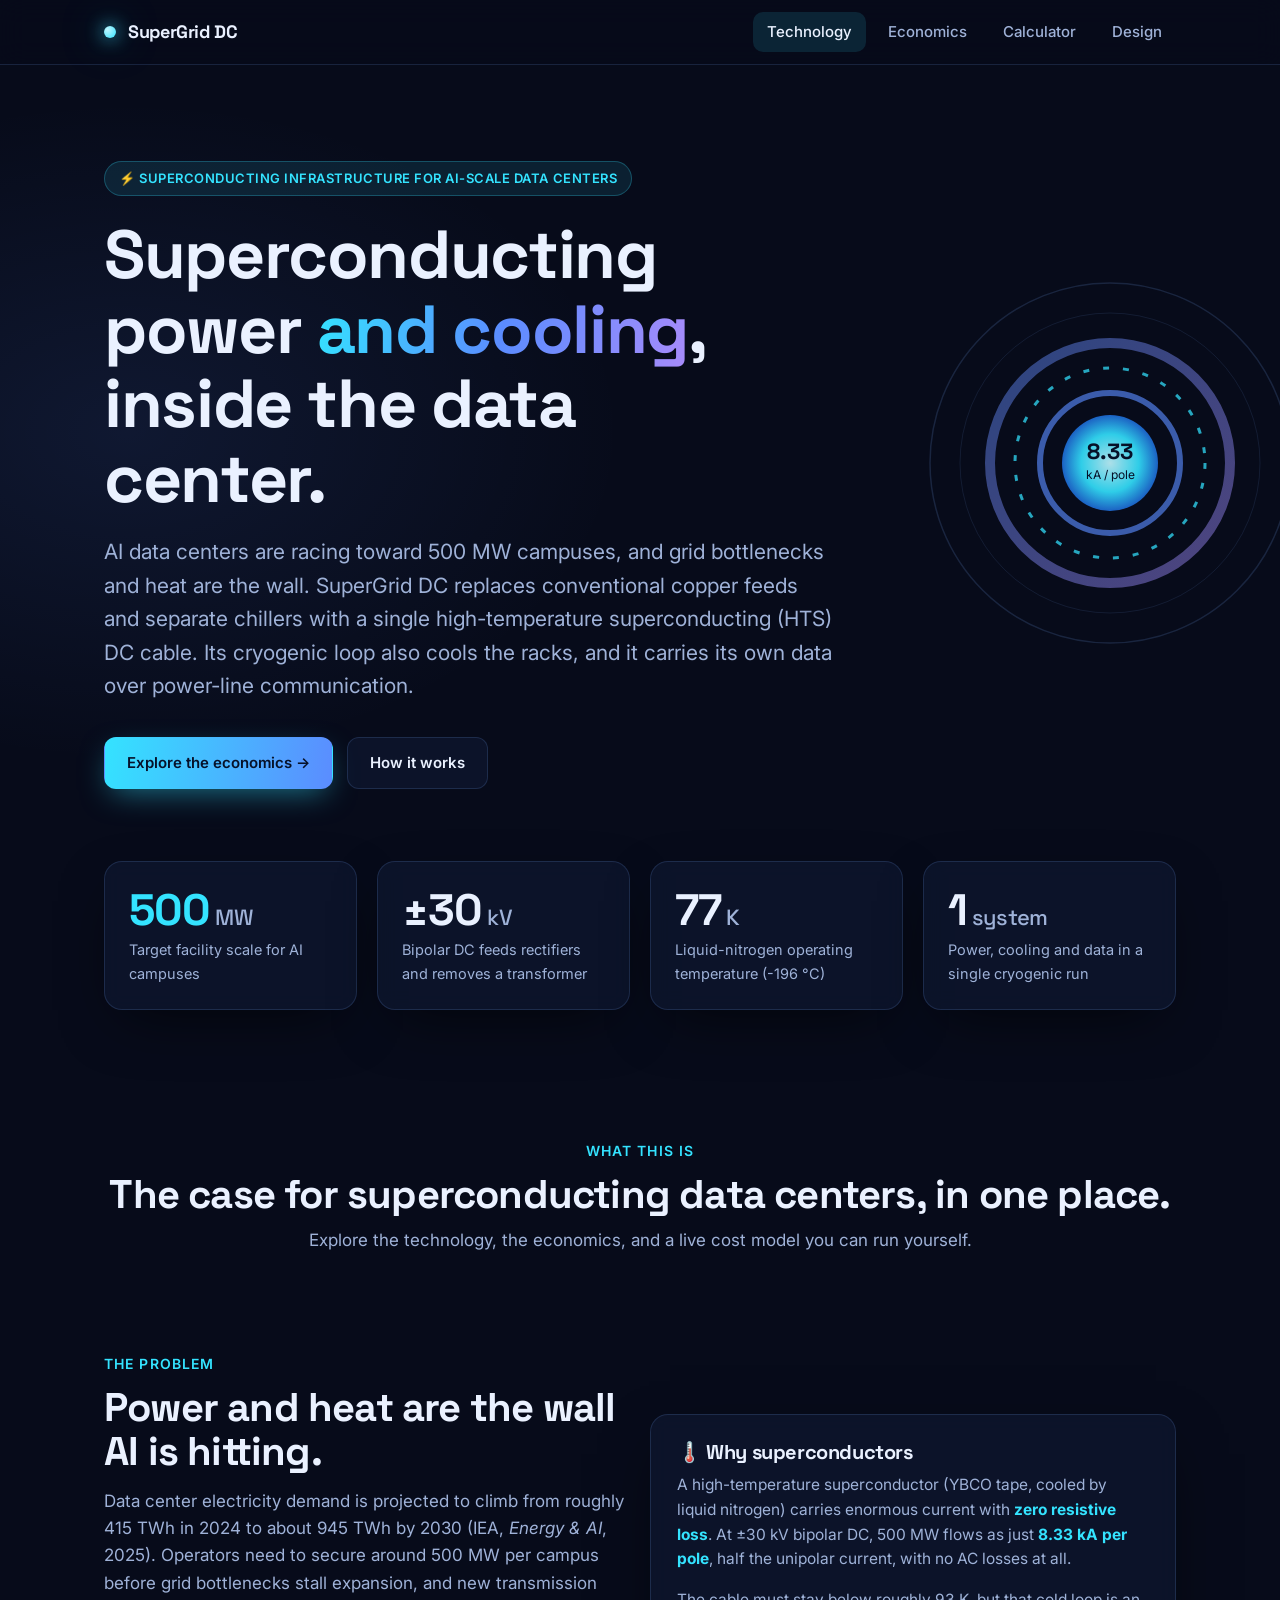
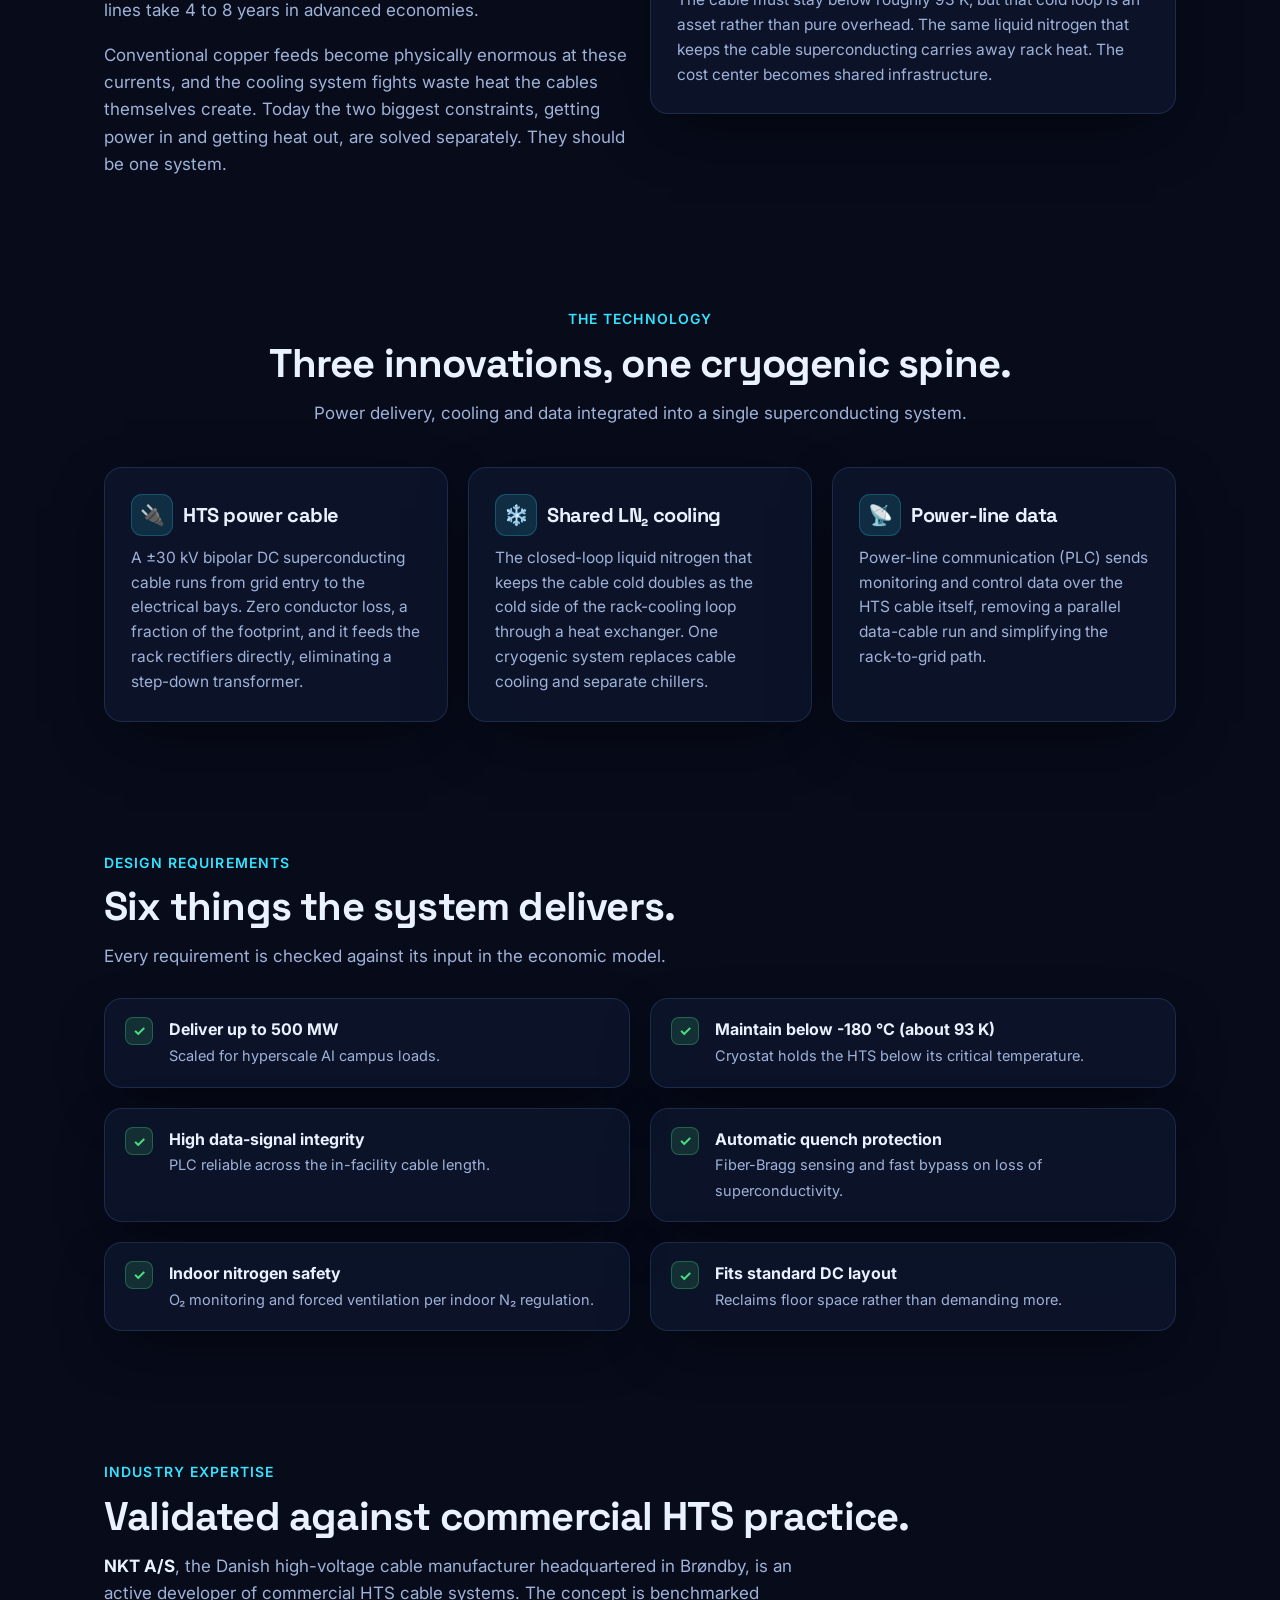
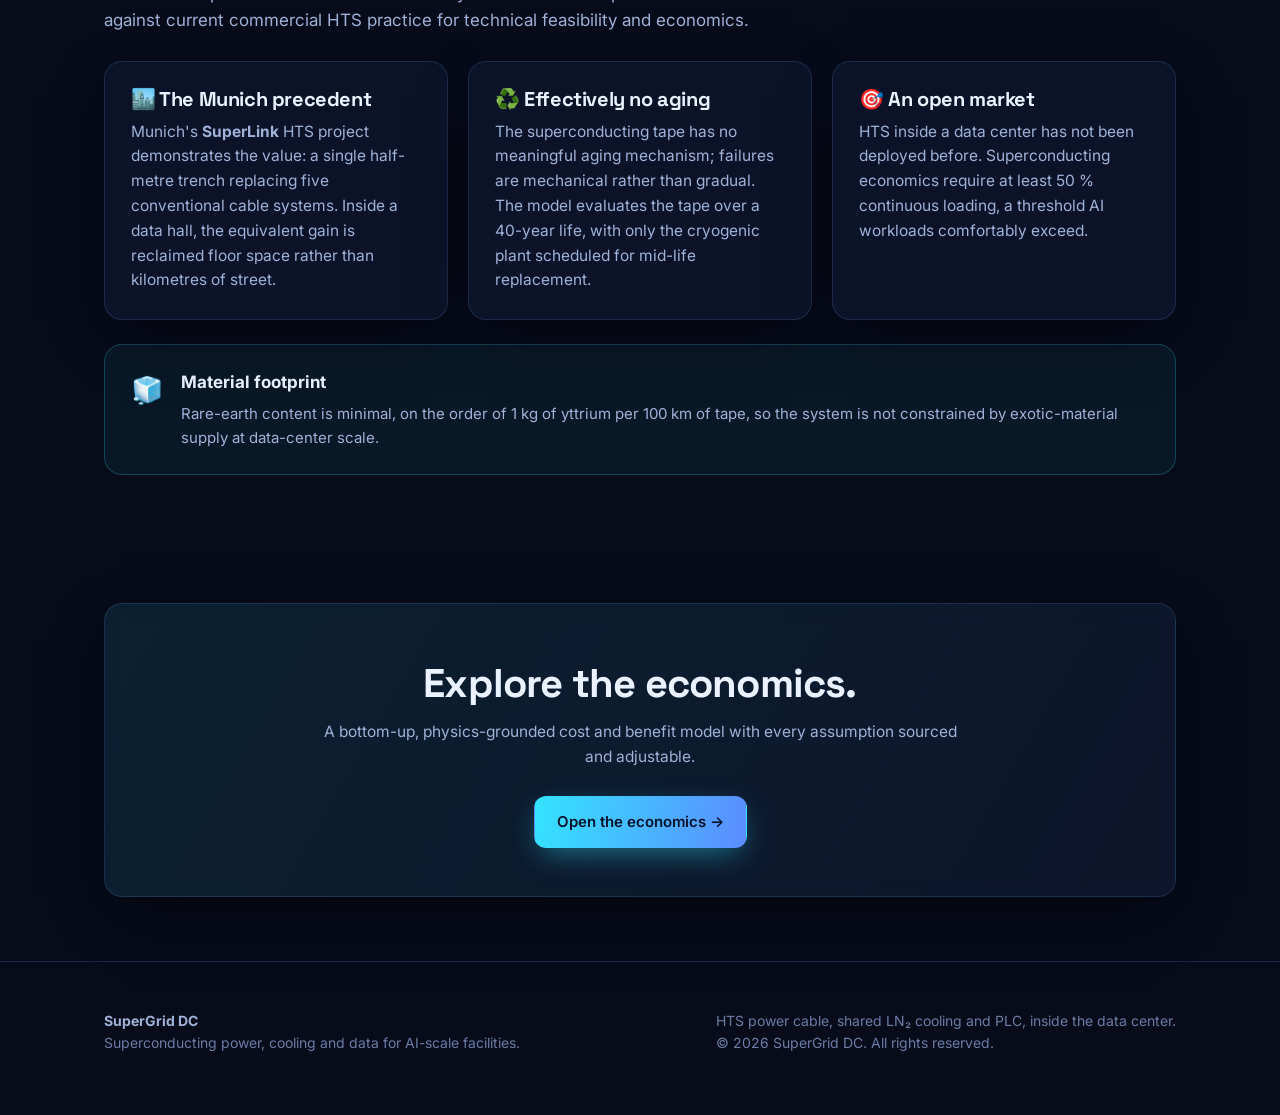
<file: index.html>
<!DOCTYPE html>
<html lang="en">
<head>
<meta charset="UTF-8">
<meta name="viewport" content="width=device-width, initial-scale=1.0">
<title>SuperGrid DC · Superconducting Power &amp; Cooling for Data Centers</title>
<link rel="preconnect" href="https://fonts.googleapis.com">
<link rel="preconnect" href="https://fonts.gstatic.com" crossorigin>
<link href="https://fonts.googleapis.com/css2?family=Inter:wght@400;500;600;700&family=Space+Grotesk:wght@500;600;700&display=swap" rel="stylesheet">
<link rel="stylesheet" href="styles.css">
</head>
<body>

<!-- NAV -->
<nav class="nav">
  <div class="nav-inner">
    <div class="brand"><span class="dot"></span> SuperGrid&nbsp;DC</div>
    <div class="nav-links">
      <a href="index.html" class="active">Technology</a>
      <a href="financials.html">Economics</a>
      <a href="calculator.html">Calculator</a>
      <a href="design.html">Design</a>
    </div>
  </div>
</nav>

<!-- HERO -->
<header class="hero">
  <div class="wrap">
    <span class="tag">⚡ Superconducting infrastructure for AI-scale data centers</span>
    <h1>Superconducting power <span class="grad">and cooling</span>, inside the data center.</h1>
    <p class="lead">
      AI data centers are racing toward 500&nbsp;MW campuses, and grid bottlenecks and heat are the wall.
      SuperGrid&nbsp;DC replaces conventional copper feeds and separate chillers with a single high-temperature
      superconducting (HTS) DC cable. Its cryogenic loop also cools the racks, and it carries its own data
      over power-line communication.
    </p>
    <div class="hero-cta">
      <a class="btn btn-primary" href="financials.html">Explore the economics →</a>
      <a class="btn btn-ghost" href="#concept">How it works</a>
    </div>
  </div>

  <!-- animated cable cross-section -->
  <svg class="cable-graphic" width="420" height="420" viewBox="0 0 420 420" fill="none">
    <defs>
      <radialGradient id="core" cx="50%" cy="50%" r="50%">
        <stop offset="0%" stop-color="#bff6ff"/><stop offset="60%" stop-color="#34e3ff"/><stop offset="100%" stop-color="#1e6bd6"/>
      </radialGradient>
      <linearGradient id="ring" x1="0" y1="0" x2="1" y2="1">
        <stop offset="0%" stop-color="#5b8cff"/><stop offset="100%" stop-color="#a78bfa"/>
      </linearGradient>
    </defs>
    <circle cx="210" cy="210" r="180" stroke="rgba(120,170,255,0.18)" stroke-width="1.5"/>
    <circle cx="210" cy="210" r="150" stroke="rgba(120,170,255,0.12)" stroke-width="1"/>
    <circle cx="210" cy="210" r="120" stroke="url(#ring)" stroke-width="10" opacity="0.5"/>
    <circle class="flow" cx="210" cy="210" r="95" stroke="#34e3ff" stroke-width="3" opacity="0.8"/>
    <circle cx="210" cy="210" r="70" stroke="#5b8cff" stroke-width="6" opacity="0.7"/>
    <circle cx="210" cy="210" r="48" fill="url(#core)"/>
    <text x="210" y="206" text-anchor="middle" font-family="Space Grotesk" font-size="22" font-weight="700" fill="#06122a">8.33</text>
    <text x="210" y="226" text-anchor="middle" font-family="Inter" font-size="12" fill="#06122a">kA / pole</text>
  </svg>
</header>

<!-- STATS -->
<section style="padding-top:0">
  <div class="wrap">
    <div class="grid grid-4">
      <div class="glass stat reveal"><div class="stat-num stat-cyan">500<small> MW</small></div><div class="stat-label">Target facility scale for AI campuses</div></div>
      <div class="glass stat reveal"><div class="stat-num">±30<small> kV</small></div><div class="stat-label">Bipolar DC feeds rectifiers and removes a transformer</div></div>
      <div class="glass stat reveal"><div class="stat-num">77<small> K</small></div><div class="stat-label">Liquid-nitrogen operating temperature (-196 °C)</div></div>
      <div class="glass stat reveal"><div class="stat-num">1<small> system</small></div><div class="stat-label">Power, cooling and data in a single cryogenic run</div></div>
    </div>
  </div>
</section>

<!-- INTRODUCTION -->
<section id="intro" style="padding-bottom:32px">
  <div class="wrap">
    <div class="reveal" style="text-align:center">
      <span class="eyebrow">What this is</span>
      <h2 class="sec-title" style="margin-bottom:10px">The case for superconducting data centers, in one place.</h2>
      <p class="sec-sub" style="margin:0 auto">
        Explore the technology, the economics, and a live cost model you can run yourself.
      </p>
    </div>
  </div>
</section>

<!-- PROBLEM -->
<section id="problem">
  <div class="wrap">
    <div class="grid grid-2" style="align-items:center">
      <div class="reveal">
        <span class="eyebrow">The problem</span>
        <h2 class="sec-title">Power and heat are the wall AI is hitting.</h2>
        <p class="sec-sub" style="margin-bottom:18px">
          Data center electricity demand is projected to climb from roughly 415&nbsp;TWh in 2024 to about
          945&nbsp;TWh by 2030 (IEA, <em>Energy &amp; AI</em>, 2025). Operators need to secure around 500&nbsp;MW per
          campus before grid bottlenecks stall expansion, and new transmission lines take 4 to 8 years in advanced
          economies.
        </p>
        <p class="sec-sub">
          Conventional copper feeds become physically enormous at these currents, and the cooling system fights
          waste heat the cables themselves create. Today the two biggest constraints, getting power in and getting
          heat out, are solved separately. They should be one system.
        </p>
      </div>
      <div class="glass card reveal">
        <h3>🌡️ Why superconductors</h3>
        <p style="margin-bottom:16px">A high-temperature superconductor (YBCO tape, cooled by liquid nitrogen) carries enormous current with
          <b style="color:var(--cyan)">zero resistive loss</b>. At ±30&nbsp;kV bipolar DC, 500&nbsp;MW flows as just
          <b style="color:var(--cyan)">8.33&nbsp;kA per pole</b>, half the unipolar current, with no AC losses at all.</p>
        <p>The cable must stay below roughly 93&nbsp;K, but that cold loop is an asset rather than pure overhead.
          The same liquid nitrogen that keeps the cable superconducting carries away rack heat. The cost center
          becomes shared infrastructure.</p>
      </div>
    </div>
  </div>
</section>

<!-- CONCEPT -->
<section id="concept">
  <div class="wrap">
    <div class="reveal" style="text-align:center; margin-bottom:40px">
      <span class="eyebrow">The technology</span>
      <h2 class="sec-title">Three innovations, one cryogenic spine.</h2>
      <p class="sec-sub" style="margin:0 auto">Power delivery, cooling and data integrated into a single superconducting system.</p>
    </div>
    <div class="grid grid-3">
      <div class="glass card reveal">
        <h3><span class="ico">🔌</span> HTS power cable</h3>
        <p>A ±30&nbsp;kV bipolar DC superconducting cable runs from grid entry to the electrical bays. Zero conductor
          loss, a fraction of the footprint, and it feeds the rack rectifiers directly, eliminating a step-down transformer.</p>
      </div>
      <div class="glass card reveal">
        <h3><span class="ico">❄️</span> Shared LN₂ cooling</h3>
        <p>The closed-loop liquid nitrogen that keeps the cable cold doubles as the cold side of the rack-cooling loop
          through a heat exchanger. One cryogenic system replaces cable cooling and separate chillers.</p>
      </div>
      <div class="glass card reveal">
        <h3><span class="ico">📡</span> Power-line data</h3>
        <p>Power-line communication (PLC) sends monitoring and control data over the HTS cable itself,
          removing a parallel data-cable run and simplifying the rack-to-grid path.</p>
      </div>
    </div>
  </div>
</section>

<!-- REQUIREMENTS -->
<section id="requirements">
  <div class="wrap">
    <span class="eyebrow">Design requirements</span>
    <h2 class="sec-title">Six things the system delivers.</h2>
    <p class="sec-sub" style="margin-bottom:28px">Every requirement is checked against its input in the economic model.</p>
    <div class="grid grid-2">
      <div class="glass req reveal"><span class="chk">✓</span><div><b>Deliver up to 500 MW</b><br><span>Scaled for hyperscale AI campus loads.</span></div></div>
      <div class="glass req reveal"><span class="chk">✓</span><div><b>Maintain below -180 °C (about 93 K)</b><br><span>Cryostat holds the HTS below its critical temperature.</span></div></div>
      <div class="glass req reveal"><span class="chk">✓</span><div><b>High data-signal integrity</b><br><span>PLC reliable across the in-facility cable length.</span></div></div>
      <div class="glass req reveal"><span class="chk">✓</span><div><b>Automatic quench protection</b><br><span>Fiber-Bragg sensing and fast bypass on loss of superconductivity.</span></div></div>
      <div class="glass req reveal"><span class="chk">✓</span><div><b>Indoor nitrogen safety</b><br><span>O₂ monitoring and forced ventilation per indoor N₂ regulation.</span></div></div>
      <div class="glass req reveal"><span class="chk">✓</span><div><b>Fits standard DC layout</b><br><span>Reclaims floor space rather than demanding more.</span></div></div>
    </div>
  </div>
</section>

<!-- NKT -->
<section id="nkt">
  <div class="wrap">
    <div class="reveal" style="margin-bottom:26px">
      <span class="eyebrow">Industry expertise</span>
      <h2 class="sec-title">Validated against commercial HTS practice.</h2>
      <p class="sec-sub">
        <b style="color:var(--ink)">NKT A/S</b>, the Danish high-voltage cable manufacturer headquartered in Brøndby,
        is an active developer of commercial HTS cable systems. The concept is benchmarked against current
        commercial HTS practice for technical feasibility and economics.
      </p>
    </div>

    <div class="grid grid-3">
      <div class="glass card reveal">
        <h3>🏙️ The Munich precedent</h3>
        <p>Munich's <b>SuperLink</b> HTS project demonstrates the value: a single half-metre trench replacing five
          conventional cable systems. Inside a data hall, the equivalent gain is reclaimed floor space rather
          than kilometres of street.</p>
      </div>
      <div class="glass card reveal">
        <h3>♻️ Effectively no aging</h3>
        <p>The superconducting tape has no meaningful aging mechanism; failures are mechanical rather than gradual.
          The model evaluates the tape over a 40-year life, with only the cryogenic plant scheduled for
          mid-life replacement.</p>
      </div>
      <div class="glass card reveal">
        <h3>🎯 An open market</h3>
        <p>HTS inside a data center has not been deployed before. Superconducting economics require at least 50&nbsp;%
          continuous loading, a threshold AI workloads comfortably exceed.</p>
      </div>
    </div>

    <div class="callout cool reveal" style="margin-top:24px">
      <span class="ci">🧊</span>
      <div>
        <h4>Material footprint</h4>
        <p>Rare-earth content is minimal, on the order of 1&nbsp;kg of yttrium per 100&nbsp;km of tape,
          so the system is not constrained by exotic-material supply at data-center scale.</p>
      </div>
    </div>
  </div>
</section>

<!-- CTA -->
<section>
  <div class="wrap">
    <div class="glass card reveal" style="text-align:center; padding:48px 30px;
      background:linear-gradient(120deg, rgba(52,227,255,0.10), rgba(91,140,255,0.08));">
      <h2 class="sec-title">Explore the economics.</h2>
      <p class="sec-sub" style="margin:0 auto 26px">
        A bottom-up, physics-grounded cost and benefit model with every assumption sourced and adjustable.
      </p>
      <a class="btn btn-primary" href="financials.html">Open the economics →</a>
    </div>
  </div>
</section>

<footer>
  <div class="wrap footer-grid">
    <div><b>SuperGrid DC</b><br>Superconducting power, cooling and data for AI-scale facilities.</div>
    <div>HTS power cable, shared LN₂ cooling and PLC, inside the data center.<br>
      © 2026 SuperGrid DC. All rights reserved.</div>
  </div>
</footer>

<script>
  const obs = new IntersectionObserver((entries) => {
    entries.forEach((e, i) => { if (e.isIntersecting) { setTimeout(()=>e.target.classList.add('in'), (i%4)*70); obs.unobserve(e.target);} });
  }, { threshold: 0.12 });
  document.querySelectorAll('.reveal').forEach(el => obs.observe(el));
</script>
</body>
</html>
</file>
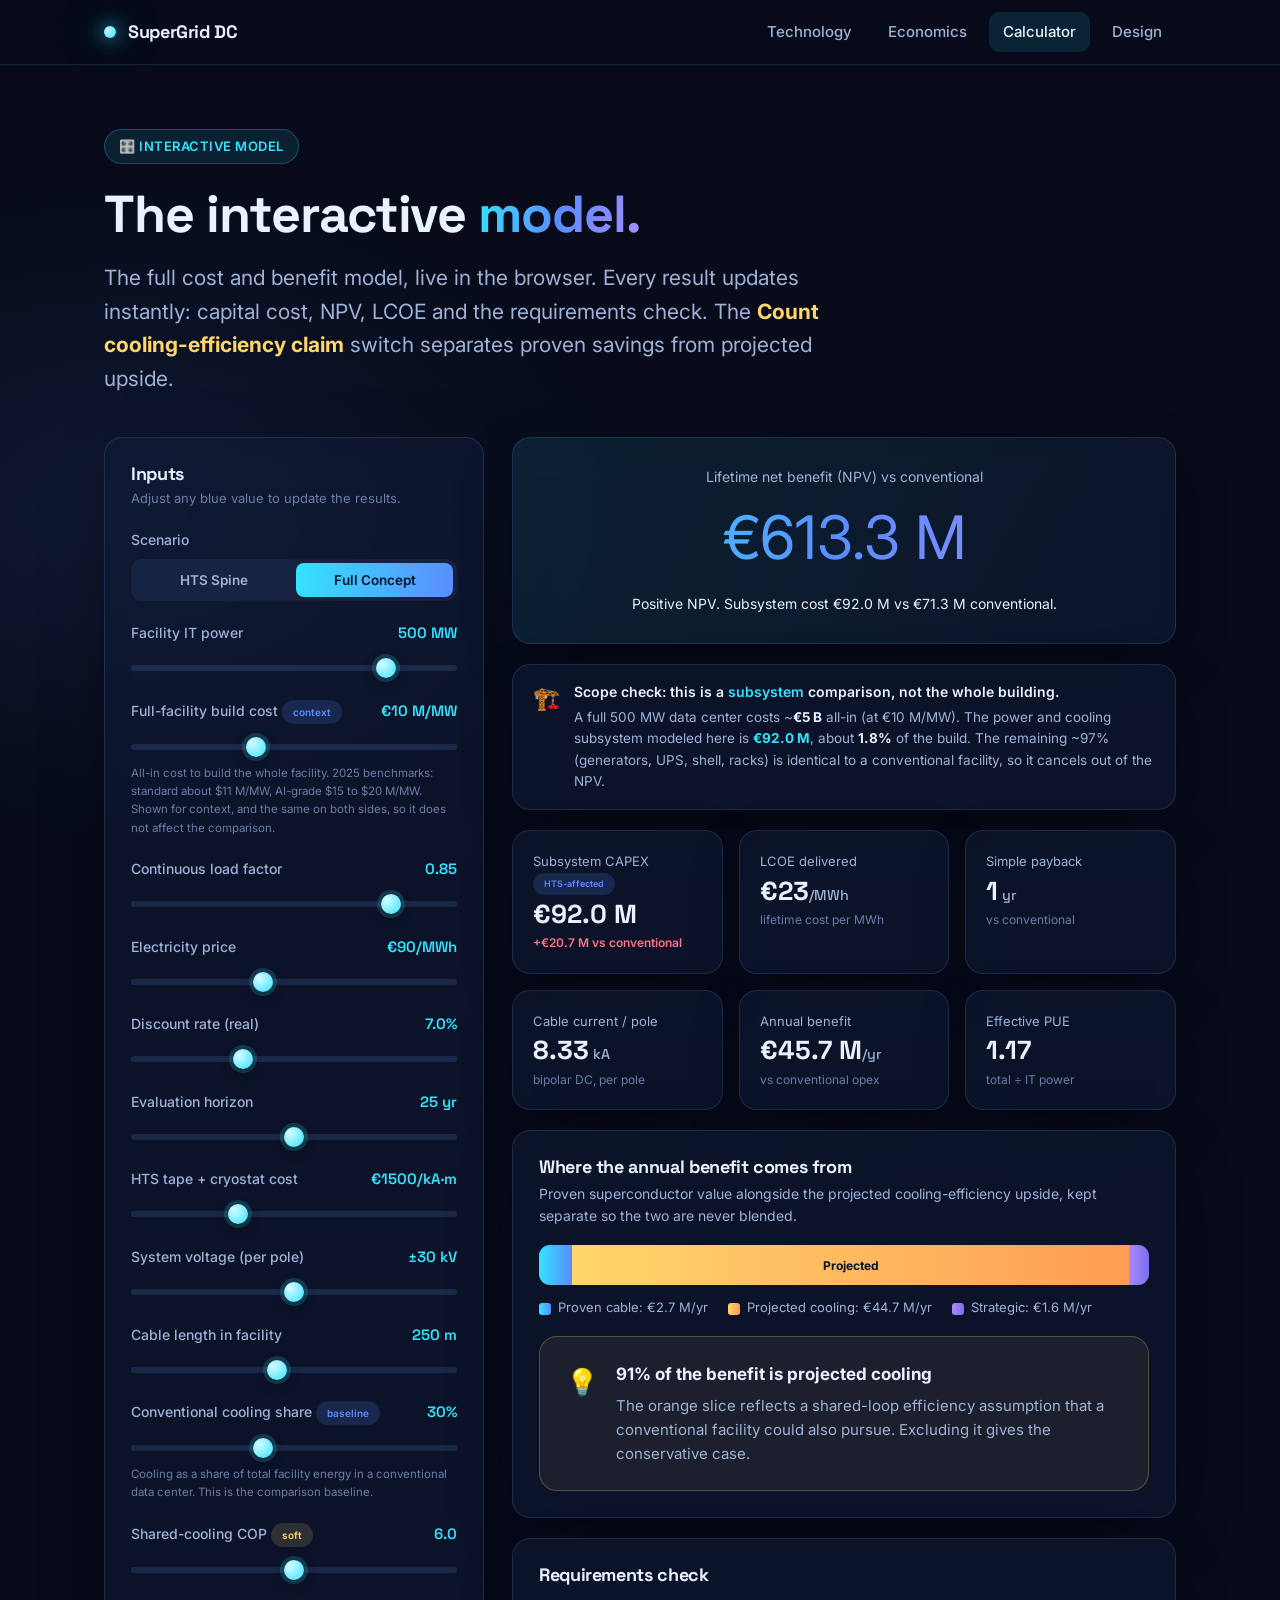
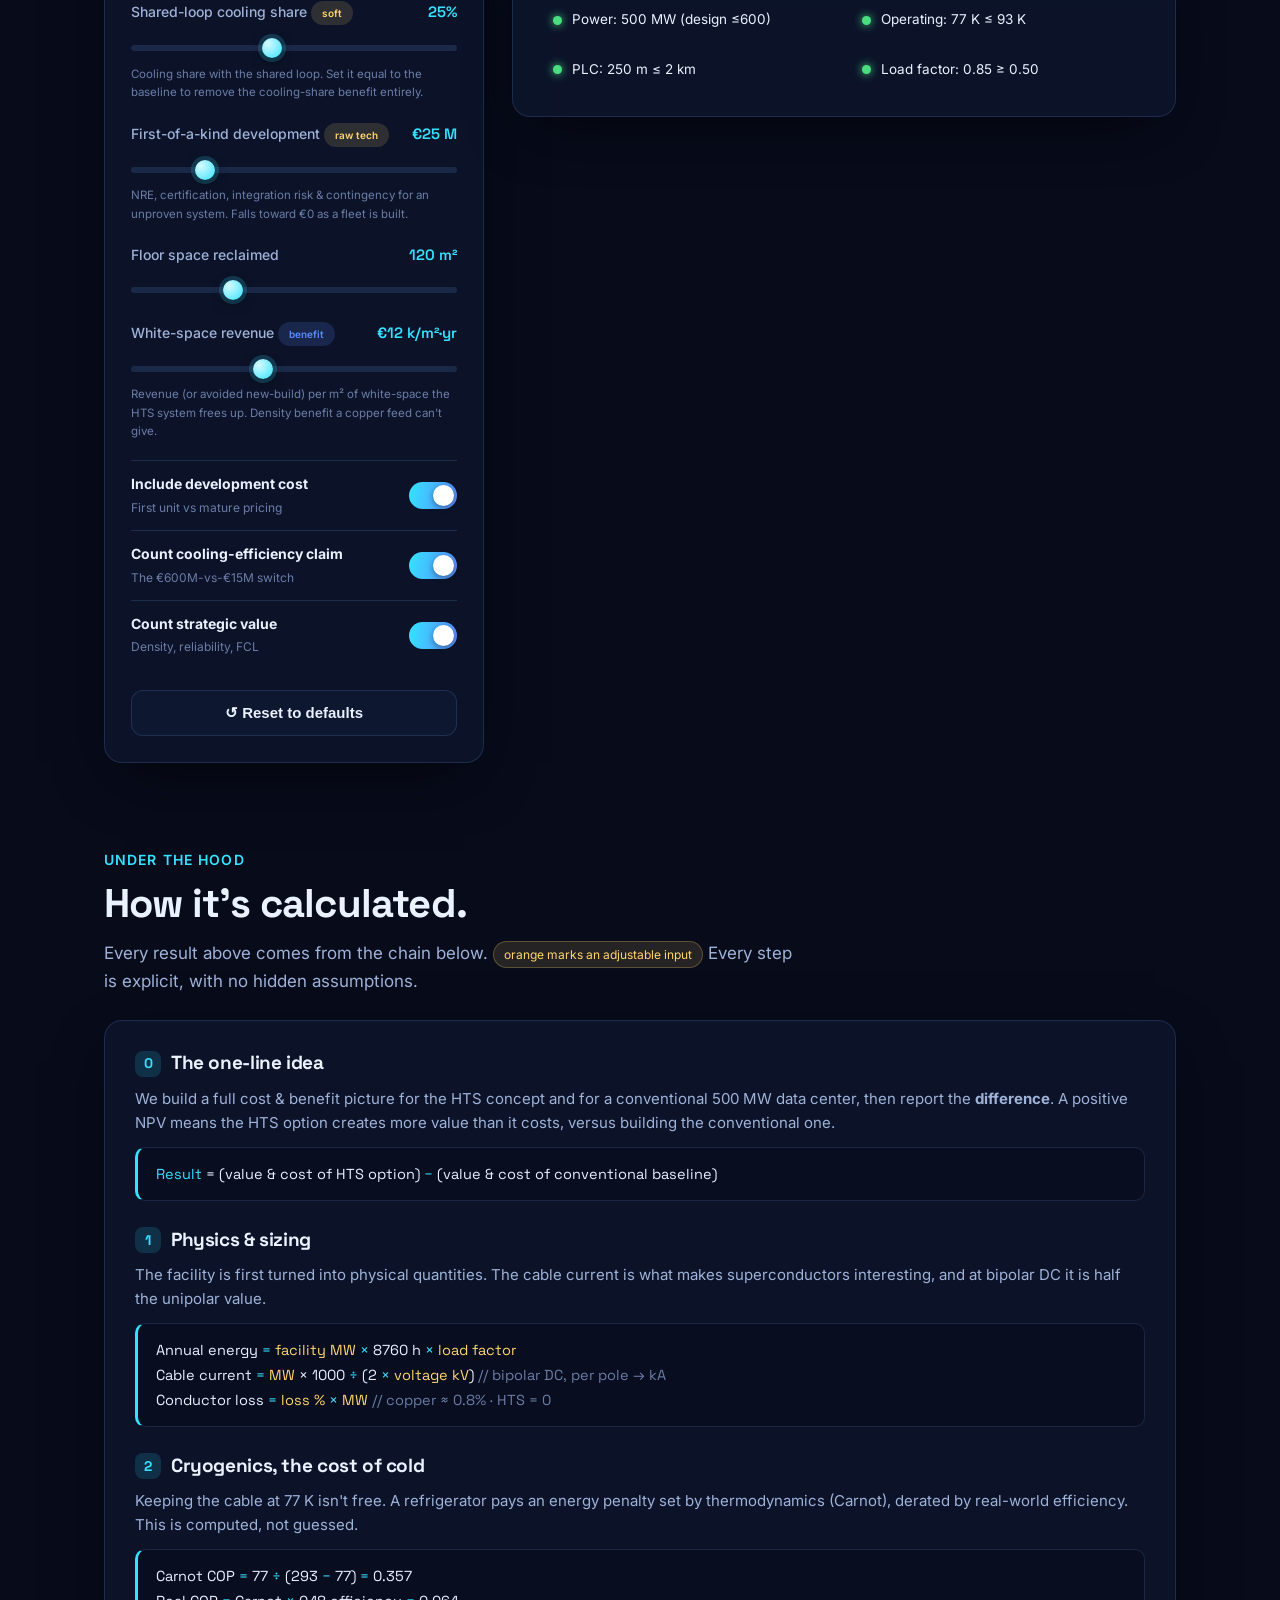
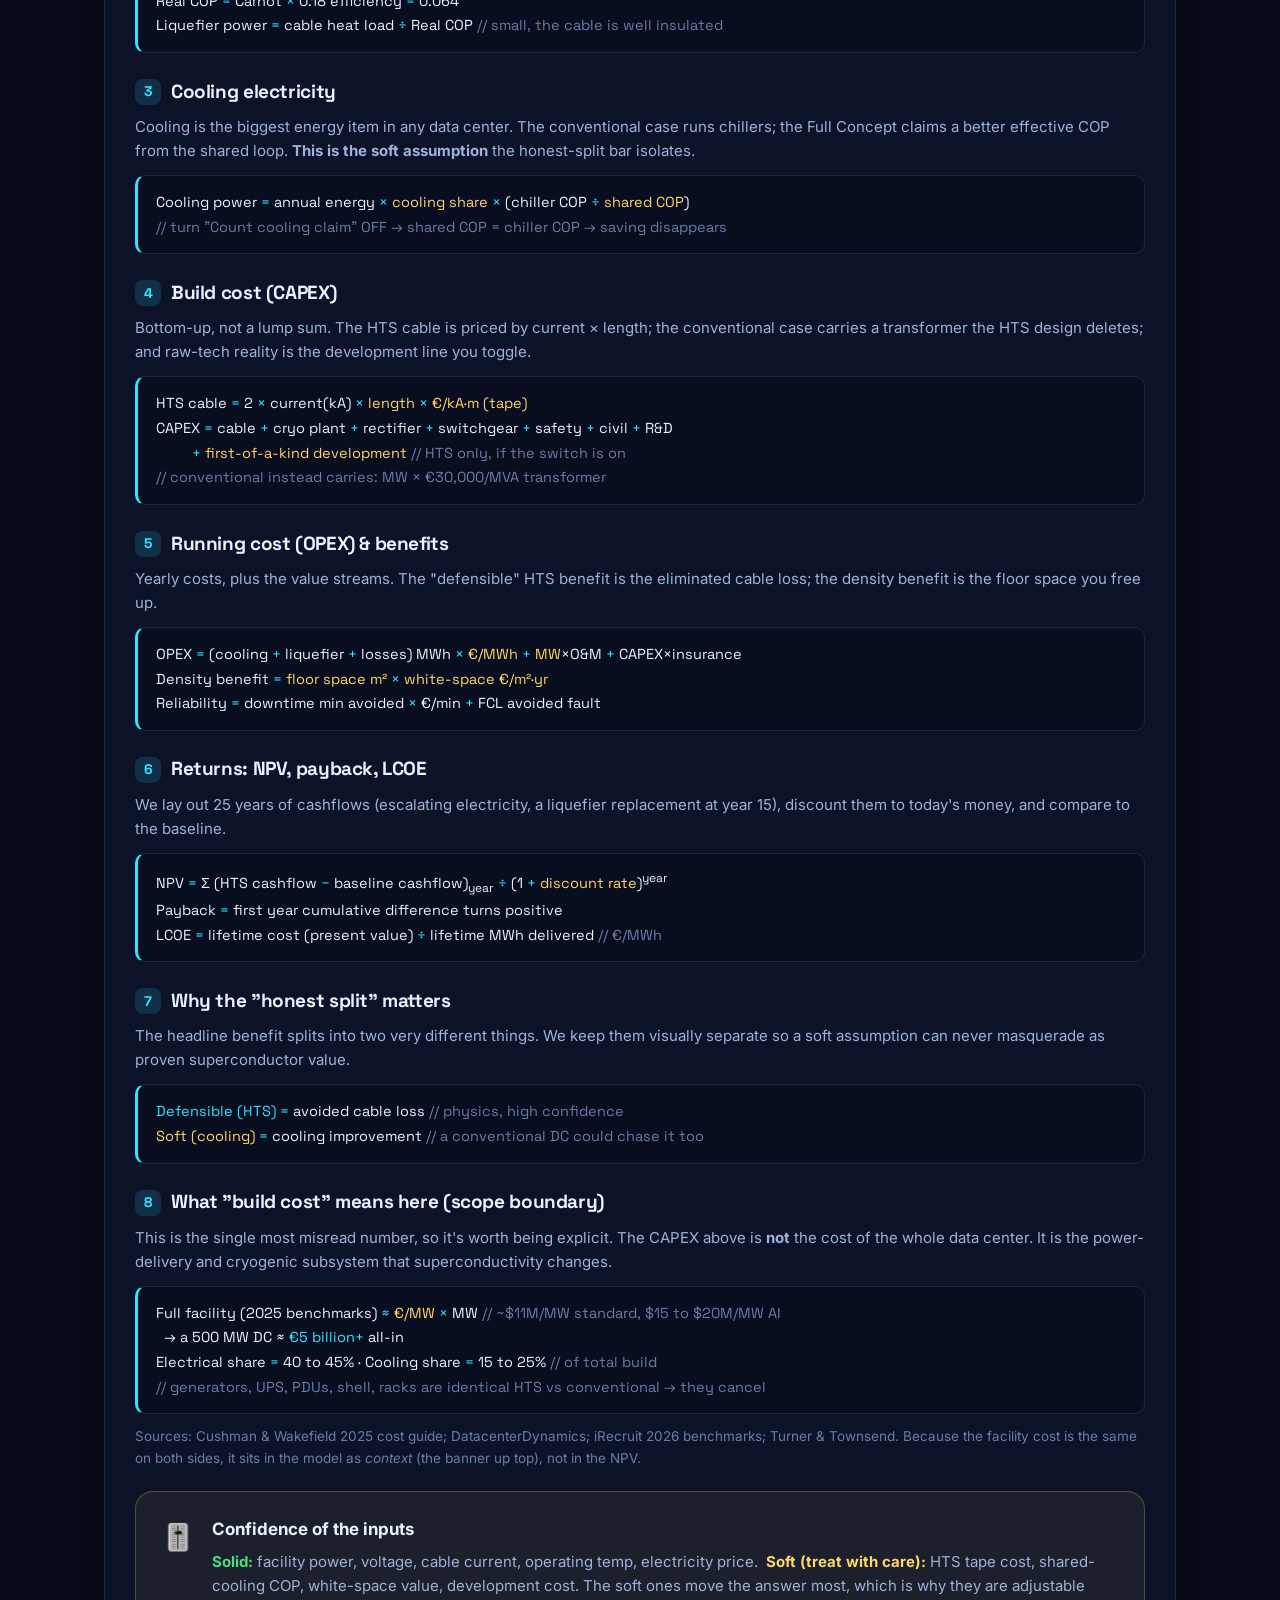
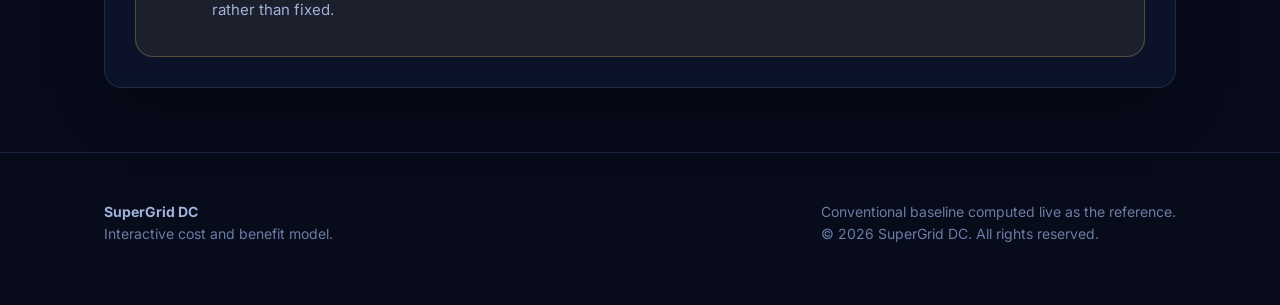
<file: calculator.html>
<!DOCTYPE html>
<html lang="en">
<head>
<meta charset="UTF-8">
<meta name="viewport" content="width=device-width, initial-scale=1.0">
<title>Calculator · SuperGrid DC</title>
<link rel="preconnect" href="https://fonts.googleapis.com">
<link rel="preconnect" href="https://fonts.gstatic.com" crossorigin>
<link href="https://fonts.googleapis.com/css2?family=Inter:wght@400;500;600;700&family=Space+Grotesk:wght@500;600;700&display=swap" rel="stylesheet">
<link rel="stylesheet" href="styles.css">
<style>
  .method { padding: 30px; }
  .method h3 { font-size: 19px; margin: 26px 0 10px; display:flex; align-items:center; gap:10px; }
  .method h3:first-child { margin-top: 0; }
  .method p { color: var(--ink-dim); font-size: 15px; margin-bottom: 10px; }
  .formula {
    font-family: 'Space Grotesk', monospace; font-size: 14.5px; color: var(--ink);
    background: rgba(7,11,26,0.6); border: 1px solid var(--border); border-left: 3px solid var(--cyan);
    border-radius: 10px; padding: 14px 18px; margin: 12px 0; line-height: 1.7; overflow-x: auto;
  }
  .formula .o { color: var(--cyan); }            /* operators / result */
  .formula .i { color: var(--warm); }            /* input variable */
  .formula .c { color: var(--ink-faint); }       /* comment */
  .io-tags { display:flex; flex-wrap:wrap; gap:8px; margin: 6px 0 4px; }
  .io-tag { font-size:12px; padding:3px 10px; border-radius:999px; background:rgba(255,214,107,0.12); color:var(--warm); border:1px solid rgba(255,214,107,0.25); }
  .step-n { width:26px;height:26px;border-radius:8px;display:grid;place-items:center;flex:none;
            background:rgba(52,227,255,0.14);color:var(--cyan);font-family:'Space Grotesk';font-weight:700;font-size:14px; }
</style>
</head>
<body>

<nav class="nav">
  <div class="nav-inner">
    <div class="brand"><span class="dot"></span> SuperGrid&nbsp;DC</div>
    <div class="nav-links">
      <a href="index.html">Technology</a>
      <a href="financials.html">Economics</a>
      <a href="calculator.html" class="active">Calculator</a>
      <a href="design.html">Design</a>
    </div>
  </div>
</nav>

<header class="hero" style="padding:64px 0 28px">
  <div class="wrap">
    <span class="tag">🎛️ Interactive model</span>
    <h1 style="font-size:clamp(32px,5vw,52px)">The interactive <span class="grad">model.</span></h1>
    <p class="lead" style="max-width:60ch">
      The full cost and benefit model, live in the browser. Every result updates instantly:
      capital cost, NPV, LCOE and the requirements check. The
      <b style="color:var(--warm)">Count cooling-efficiency claim</b> switch separates proven savings from
      projected upside.
    </p>
  </div>
</header>

<section style="padding-top:14px">
  <div class="wrap">
    <div class="calc-grid">

      <!-- CONTROLS -->
      <div class="glass controls">
        <h3>Inputs</h3>
        <p class="hint">Adjust any blue value to update the results.</p>

        <div class="ctrl">
          <div class="ctrl-head"><label>Scenario</label></div>
          <div class="seg" id="seg-scenario">
            <button data-v="spine">HTS Spine</button>
            <button data-v="full" class="on">Full Concept</button>
          </div>
        </div>

        <div class="ctrl">
          <div class="ctrl-head"><label>Facility IT power</label><span class="v" id="v-mw">500 MW</span></div>
          <input type="range" id="mw" min="100" max="600" step="10" value="500">
        </div>
        <div class="ctrl">
          <div class="ctrl-head"><label>Full-facility build cost <span class="pill pill-blue" style="font-size:10px">context</span></label><span class="v" id="v-fac">€10 M/MW</span></div>
          <input type="range" id="fac" min="4" max="20" step="0.5" value="10">
          <p style="font-size:11.5px; color:var(--ink-faint); margin-top:6px">All-in cost to build the whole facility. 2025 benchmarks: standard about $11 M/MW, AI-grade $15 to $20 M/MW. Shown for context, and the same on both sides, so it does not affect the comparison.</p>
        </div>
        <div class="ctrl">
          <div class="ctrl-head"><label>Continuous load factor</label><span class="v" id="v-lf">0.85</span></div>
          <input type="range" id="lf" min="0.40" max="0.95" step="0.01" value="0.85">
        </div>
        <div class="ctrl">
          <div class="ctrl-head"><label>Electricity price</label><span class="v" id="v-price">€90/MWh</span></div>
          <input type="range" id="price" min="50" max="150" step="5" value="90">
        </div>
        <div class="ctrl">
          <div class="ctrl-head"><label>Discount rate (real)</label><span class="v" id="v-disc">7.0%</span></div>
          <input type="range" id="disc" min="0.04" max="0.13" step="0.005" value="0.07">
        </div>
        <div class="ctrl">
          <div class="ctrl-head"><label>Evaluation horizon</label><span class="v" id="v-life">25 yr</span></div>
          <input type="range" id="life" min="10" max="40" step="1" value="25">
        </div>
        <div class="ctrl">
          <div class="ctrl-head"><label>HTS tape + cryostat cost</label><span class="v" id="v-tape">€1500/kA·m</span></div>
          <input type="range" id="tape" min="800" max="3000" step="50" value="1500">
        </div>
        <div class="ctrl">
          <div class="ctrl-head"><label>System voltage (per pole)</label><span class="v" id="v-volt">±30 kV</span></div>
          <input type="range" id="volt" min="20" max="40" step="1" value="30">
        </div>
        <div class="ctrl">
          <div class="ctrl-head"><label>Cable length in facility</label><span class="v" id="v-len">250 m</span></div>
          <input type="range" id="len" min="50" max="500" step="10" value="250">
        </div>
        <div class="ctrl">
          <div class="ctrl-head"><label>Conventional cooling share <span class="pill pill-blue" style="font-size:10px">baseline</span></label><span class="v" id="v-bshare">30%</span></div>
          <input type="range" id="bshare" min="0.20" max="0.45" step="0.01" value="0.30">
          <p style="font-size:11.5px; color:var(--ink-faint); margin-top:6px">Cooling as a share of total facility energy in a conventional data center. This is the comparison baseline.</p>
        </div>
        <div class="ctrl" id="ctrl-cop">
          <div class="ctrl-head"><label>Shared-cooling COP <span class="pill pill-warn" style="font-size:10px">soft</span></label><span class="v" id="v-cop">6.0</span></div>
          <input type="range" id="cop" min="4" max="8" step="0.1" value="6">
        </div>
        <div class="ctrl" id="ctrl-fshare">
          <div class="ctrl-head"><label>Shared-loop cooling share <span class="pill pill-warn" style="font-size:10px">soft</span></label><span class="v" id="v-fshare">25%</span></div>
          <input type="range" id="fshare" min="0.10" max="0.45" step="0.01" value="0.25">
          <p style="font-size:11.5px; color:var(--ink-faint); margin-top:6px">Cooling share with the shared loop. Set it equal to the baseline to remove the cooling-share benefit entirely.</p>
        </div>
        <div class="ctrl" id="ctrl-dev">
          <div class="ctrl-head"><label>First-of-a-kind development <span class="pill pill-warn" style="font-size:10px">raw tech</span></label><span class="v" id="v-dev">€25 M</span></div>
          <input type="range" id="dev" min="0" max="120" step="5" value="25">
          <p style="font-size:11.5px; color:var(--ink-faint); margin-top:6px">NRE, certification, integration risk &amp; contingency for an unproven system. Falls toward €0 as a fleet is built.</p>
        </div>
        <div class="ctrl">
          <div class="ctrl-head"><label>Floor space reclaimed</label><span class="v" id="v-floor">120 m²</span></div>
          <input type="range" id="floor" min="0" max="400" step="10" value="120">
        </div>
        <div class="ctrl">
          <div class="ctrl-head"><label>White-space revenue <span class="pill pill-blue" style="font-size:10px">benefit</span></label><span class="v" id="v-ws">€12 k/m²·yr</span></div>
          <input type="range" id="ws" min="0" max="30000" step="1000" value="12000">
          <p style="font-size:11.5px; color:var(--ink-faint); margin-top:6px">Revenue (or avoided new-build) per m² of white-space the HTS system frees up. Density benefit a copper feed can't give.</p>
        </div>

        <div class="switch-row">
          <div class="lbl"><b>Include development cost</b><br><span style="font-size:12px;color:var(--ink-faint)">First unit vs mature pricing</span></div>
          <div class="toggle on" id="t-dev"><div class="knob"></div></div>
        </div>
        <div class="switch-row">
          <div class="lbl"><b>Count cooling-efficiency claim</b><br><span style="font-size:12px;color:var(--ink-faint)">The €600M-vs-€15M switch</span></div>
          <div class="toggle on" id="t-cool"><div class="knob"></div></div>
        </div>
        <div class="switch-row">
          <div class="lbl"><b>Count strategic value</b><br><span style="font-size:12px;color:var(--ink-faint)">Density, reliability, FCL</span></div>
          <div class="toggle on" id="t-strat"><div class="knob"></div></div>
        </div>

        <button class="btn btn-ghost" id="reset" style="width:100%; margin-top:20px; justify-content:center">↺ Reset to defaults</button>
      </div>

      <!-- RESULTS -->
      <div>
        <div class="glass npv-hero" style="margin-bottom:20px">
          <div class="rl" style="color:var(--ink-dim); font-size:14px">Lifetime net benefit (NPV) vs conventional</div>
          <div class="rv grad" id="r-npv">€0</div>
          <div class="rsub" id="r-verdict" style="font-size:14px; margin-top:8px">…</div>
        </div>

        <div class="glass" id="ctx-banner" style="padding:16px 20px; margin-bottom:20px; display:flex; gap:14px; align-items:flex-start">
          <span style="font-size:22px; flex:none">🏗️</span>
          <div>
            <div style="font-size:14px; color:var(--ink); font-weight:600; margin-bottom:3px">Scope check: this is a <span style="color:var(--cyan)">subsystem</span> comparison, not the whole building.</div>
            <div style="font-size:13.5px; color:var(--ink-dim)" id="ctx-text">…</div>
          </div>
        </div>

        <div class="res-grid" style="margin-bottom:20px">
          <div class="glass res"><div class="rl">Subsystem CAPEX <span class="pill pill-blue" style="font-size:9px">HTS-affected</span></div><div class="rv" id="r-capex">€0<small></small></div><div class="rsub" id="r-capex-delta">vs conventional</div></div>
          <div class="glass res"><div class="rl">LCOE delivered</div><div class="rv" id="r-lcoe">€0<small>/MWh</small></div><div class="rsub">lifetime cost per MWh</div></div>
          <div class="glass res"><div class="rl">Simple payback</div><div class="rv" id="r-payback">…</div><div class="rsub">vs conventional</div></div>
          <div class="glass res"><div class="rl">Cable current / pole</div><div class="rv" id="r-ka">0<small> kA</small></div><div class="rsub" id="r-ka-sub">bipolar DC</div></div>
          <div class="glass res"><div class="rl">Annual benefit</div><div class="rv" id="r-annual">€0<small>/yr</small></div><div class="rsub">vs conventional opex</div></div>
          <div class="glass res"><div class="rl">Effective PUE</div><div class="rv" id="r-pue">0</div><div class="rsub">total ÷ IT power</div></div>
        </div>

        <!-- HONEST SPLIT -->
        <div class="glass card" style="margin-bottom:20px">
          <h3 style="font-size:18px; margin-bottom:6px">Where the annual benefit comes from</h3>
          <p style="font-size:14px; color:var(--ink-dim); margin-bottom:18px">
            Proven superconductor value alongside the projected cooling-efficiency upside, kept separate so the two
            are never blended.
          </p>
          <div class="split-bar" id="split">
            <div class="seg-hts" id="split-hts" style="width:6%">Proven</div>
            <div class="seg-cool" id="split-cool" style="width:94%">Projected</div>
          </div>
          <div class="legend">
            <span><i style="background:linear-gradient(90deg,var(--cyan),var(--blue))"></i><span id="lg-hts">Proven cable: €0/yr</span></span>
            <span><i style="background:linear-gradient(90deg,var(--warm),#ff9d54)"></i><span id="lg-cool">Projected cooling: €0/yr</span></span>
            <span><i style="background:linear-gradient(90deg,var(--violet),#7c6df0)"></i><span id="lg-strat">Strategic: €0/yr</span></span>
          </div>
          <div class="callout cool" id="honest-note" style="margin-top:18px">
            <span class="ci">💡</span>
            <div><h4 id="hn-title">Most of the headline is projected cooling, not the superconductor</h4>
            <p id="hn-body">At these settings, the proven superconductor saving is the smaller blue slice.</p></div>
          </div>
        </div>

        <!-- REQUIREMENTS -->
        <div class="glass card">
          <h3 style="font-size:18px; margin-bottom:14px">Requirements check</h3>
          <div class="res-grid" style="grid-template-columns:repeat(2,1fr); gap:8px">
            <div class="req-mini"><span class="dot2 ok" id="rq1d"></span><span id="rq1">≥ design power</span></div>
            <div class="req-mini"><span class="dot2 ok" id="rq2d"></span><span id="rq2">≤ 93 K operating</span></div>
            <div class="req-mini"><span class="dot2 ok" id="rq3d"></span><span id="rq3">PLC reach</span></div>
            <div class="req-mini"><span class="dot2 ok" id="rq4d"></span><span id="rq4">Load factor ≥ 50%</span></div>
          </div>
        </div>
      </div>

    </div>
  </div>
</section>

<!-- METHODOLOGY -->
<section id="method" style="padding-top:20px">
  <div class="wrap">
    <span class="eyebrow">Under the hood</span>
    <h2 class="sec-title">How it's calculated.</h2>
    <p class="sec-sub" style="margin-bottom:24px">
      Every result above comes from the chain below. <span class="io-tag" style="display:inline-block">orange marks an adjustable input</span>
      Every step is explicit, with no hidden assumptions.
    </p>

    <div class="glass method">

      <h3><span class="step-n">0</span> The one-line idea</h3>
      <p>We build a full cost &amp; benefit picture for the HTS concept and for a conventional 500&nbsp;MW data center,
        then report the <b>difference</b>. A positive NPV means the HTS option creates more value than it costs, versus
        building the conventional one.</p>
      <div class="formula"><span class="o">Result</span> = (value &amp; cost of HTS option) <span class="o">−</span> (value &amp; cost of conventional baseline)</div>

      <h3><span class="step-n">1</span> Physics &amp; sizing</h3>
      <p>The facility is first turned into physical quantities. The cable current is what makes superconductors interesting,
        and at bipolar DC it is half the unipolar value.</p>
      <div class="formula">
        Annual energy <span class="o">=</span> <span class="i">facility MW</span> <span class="o">×</span> 8760 h <span class="o">×</span> <span class="i">load factor</span><br>
        Cable current <span class="o">=</span> <span class="i">MW</span> × 1000 <span class="o">÷</span> (2 <span class="o">×</span> <span class="i">voltage kV</span>)  <span class="c">// bipolar DC, per pole → kA</span><br>
        Conductor loss <span class="o">=</span> <span class="i">loss %</span> <span class="o">×</span> <span class="i">MW</span>  <span class="c">// copper ≈ 0.8% · HTS = 0</span>
      </div>

      <h3><span class="step-n">2</span> Cryogenics, the cost of cold</h3>
      <p>Keeping the cable at 77&nbsp;K isn't free. A refrigerator pays an energy penalty set by thermodynamics (Carnot),
        derated by real-world efficiency. This is computed, not guessed.</p>
      <div class="formula">
        Carnot COP <span class="o">=</span> 77 <span class="o">÷</span> (293 <span class="o">−</span> 77) <span class="o">=</span> 0.357<br>
        Real COP <span class="o">=</span> Carnot <span class="o">×</span> 0.18 efficiency <span class="o">=</span> 0.064<br>
        Liquefier power <span class="o">=</span> cable heat load <span class="o">÷</span> Real COP  <span class="c">// small, the cable is well insulated</span>
      </div>

      <h3><span class="step-n">3</span> Cooling electricity</h3>
      <p>Cooling is the biggest energy item in any data center. The conventional case runs chillers; the Full Concept
        claims a better effective COP from the shared loop. <b>This is the soft assumption</b> the honest-split bar isolates.</p>
      <div class="formula">
        Cooling power <span class="o">=</span> annual energy <span class="o">×</span> <span class="i">cooling share</span> <span class="o">×</span> (chiller COP <span class="o">÷</span> <span class="i">shared COP</span>)<br>
        <span class="c">// turn "Count cooling claim" OFF → shared COP = chiller COP → saving disappears</span>
      </div>

      <h3><span class="step-n">4</span> Build cost (CAPEX)</h3>
      <p>Bottom-up, not a lump sum. The HTS cable is priced by current × length; the conventional case carries a
        transformer the HTS design deletes; and raw-tech reality is the development line you toggle.</p>
      <div class="formula">
        HTS cable <span class="o">=</span> 2 <span class="o">×</span> current(kA) <span class="o">×</span> <span class="i">length</span> <span class="o">×</span> <span class="i">€/kA·m (tape)</span><br>
        CAPEX <span class="o">=</span> cable <span class="o">+</span> cryo plant <span class="o">+</span> rectifier <span class="o">+</span> switchgear <span class="o">+</span> safety <span class="o">+</span> civil <span class="o">+</span> R&amp;D<br>
        &nbsp;&nbsp;&nbsp;&nbsp;&nbsp;&nbsp;&nbsp;&nbsp;&nbsp;<span class="o">+</span> <span class="i">first-of-a-kind development</span>  <span class="c">// HTS only, if the switch is on</span><br>
        <span class="c">// conventional instead carries: MW × €30,000/MVA transformer</span>
      </div>

      <h3><span class="step-n">5</span> Running cost (OPEX) &amp; benefits</h3>
      <p>Yearly costs, plus the value streams. The "defensible" HTS benefit is the eliminated cable loss; the density
        benefit is the floor space you free up.</p>
      <div class="formula">
        OPEX <span class="o">=</span> (cooling <span class="o">+</span> liquefier <span class="o">+</span> losses) MWh <span class="o">×</span> <span class="i">€/MWh</span> <span class="o">+</span> <span class="i">MW</span>×O&amp;M <span class="o">+</span> CAPEX×insurance<br>
        Density benefit <span class="o">=</span> <span class="i">floor space m²</span> <span class="o">×</span> <span class="i">white-space €/m²·yr</span><br>
        Reliability <span class="o">=</span> downtime min avoided <span class="o">×</span> €/min  <span class="o">+</span>  FCL avoided fault
      </div>

      <h3><span class="step-n">6</span> Returns: NPV, payback, LCOE</h3>
      <p>We lay out 25 years of cashflows (escalating electricity, a liquefier replacement at year 15), discount them to
        today's money, and compare to the baseline.</p>
      <div class="formula">
        NPV <span class="o">=</span> Σ (HTS cashflow <span class="o">−</span> baseline cashflow)<sub>year</sub> <span class="o">÷</span> (1 <span class="o">+</span> <span class="i">discount rate</span>)<sup>year</sup><br>
        Payback <span class="o">=</span> first year cumulative difference turns positive<br>
        LCOE <span class="o">=</span> lifetime cost (present value) <span class="o">÷</span> lifetime MWh delivered  <span class="c">// €/MWh</span>
      </div>

      <h3><span class="step-n">7</span> Why the "honest split" matters</h3>
      <p>The headline benefit splits into two very different things. We keep them visually separate so a soft assumption
        can never masquerade as proven superconductor value.</p>
      <div class="formula">
        <span class="i" style="color:var(--cyan)">Defensible (HTS)</span> <span class="o">=</span> avoided cable loss  <span class="c">// physics, high confidence</span><br>
        <span class="i">Soft (cooling)</span> <span class="o">=</span> cooling improvement  <span class="c">// a conventional DC could chase it too</span>
      </div>

      <h3><span class="step-n">8</span> What "build cost" means here (scope boundary)</h3>
      <p>This is the single most misread number, so it's worth being explicit. The CAPEX above is <b>not</b> the cost of the
        whole data center. It is the power-delivery and cryogenic subsystem that superconductivity changes.</p>
      <div class="formula">
        Full facility (2025 benchmarks) <span class="o">≈</span> <span class="i">€/MW</span> <span class="o">×</span> MW  <span class="c">// ~$11M/MW standard, $15 to $20M/MW AI</span><br>
        &nbsp;&nbsp;→ a 500 MW DC ≈ <span class="o">€5 billion+</span> all-in<br>
        Electrical share <span class="o">=</span> 40 to 45%  ·  Cooling share <span class="o">=</span> 15 to 25%  <span class="c">// of total build</span><br>
        <span class="c">// generators, UPS, PDUs, shell, racks are identical HTS vs conventional → they cancel</span>
      </div>
      <p style="font-size:13.5px; color:var(--ink-faint)">
        Sources: Cushman &amp; Wakefield 2025 cost guide; DatacenterDynamics; iRecruit 2026 benchmarks; Turner &amp; Townsend.
        Because the facility cost is the same on both sides, it sits in the model as <em>context</em> (the banner up top), not in the NPV.
      </p>

      <div class="callout" style="margin-top:22px">
        <span class="ci">🎚️</span>
        <div>
          <h4>Confidence of the inputs</h4>
          <p><b style="color:var(--good)">Solid:</b> facility power, voltage, cable current, operating temp, electricity price.
            &nbsp;<b style="color:var(--warm)">Soft (treat with care):</b> HTS tape cost, shared-cooling COP, white-space value,
            development cost. The soft ones move the answer most, which is why they are adjustable rather than fixed.</p>
        </div>
      </div>

    </div>
  </div>
</section>

<footer>
  <div class="wrap footer-grid">
    <div><b>SuperGrid DC</b><br>Interactive cost and benefit model.</div>
    <div>Conventional baseline computed live as the reference.<br>© 2026 SuperGrid DC. All rights reserved.</div>
  </div>
</footer>

<script>
// ============================================================
//  Cost and benefit model for the HTS data center concept.
//  Scope: HTS cable + shared LN2 + PLC inside a 500 MW data center.
// ============================================================

// ---- fixed (non-exposed) constants ----
const C = {
  ambient: 293, opTemp: 77, reverseBrayton: 0.18,
  chillerCOP: 4.0, cryoCapexPerWth: 250, rectifierPerMW: 80000,
  condThermalWperM: 1.0,            // HTS cryostat conduction
  whiteSpaceVal: 10000,             // €/m²/yr
  downtimeCost: 9000,               // €/min
  escalation: 0.02,
};

// per-scenario fixed parameters
const SCEN = {
  baseline: {
    topology:'ac', condLoss:0.008, condThermal:0, coolingShare:0.30, sharedCOP:0,
    hts:false, transformerPerMVA:30000, switchgear:25000, plcPerMW:0,
    o2:0, quench:0, fcl:0, civil:600000, rnd:100000, omPerMW:8000, insurance:0.004,
    floorM2:0, downtimeMin:0, fclFault:0, plcSavePerM:0,
  },
  spine: {
    topology:'dc', condLoss:0, condThermal:C.condThermalWperM, coolingShare:0.30, sharedCOP:0,
    hts:true, transformerPerMVA:0, switchgear:30000, plcPerMW:0,
    o2:120000, quench:180000, fcl:0, civil:400000, rnd:2500000, omPerMW:12000, insurance:0.006,
    floorM2:60, downtimeMin:5, fclFault:0, plcSavePerM:0,
  },
  full: {
    topology:'dc', condLoss:0, condThermal:C.condThermalWperM, coolingShare:0.25, sharedCOP:6.0,
    hts:true, transformerPerMVA:0, switchgear:30000, plcPerMW:1500,
    o2:180000, quench:200000, fcl:250000, civil:350000, rnd:4000000, omPerMW:14000, insurance:0.006,
    floorM2:120, downtimeMin:15, fclFault:40000, plcSavePerM:60,
  }
};

function currentKA(mw, voltage, topology){
  if (topology === 'dc') return mw*1000/(2*voltage)/1000;     // bipolar, per pole, kA
  return mw*1000/(Math.sqrt(3)*voltage)/1000;                  // 3-phase AC, kA
}

function coolingElec(energy, share, sharedCOP){
  if (sharedCOP <= 0) return energy*share;
  return energy*share*(C.chillerCOP/sharedCOP);
}

// returns CAPEX + annual flows for one scenario
function scenarioModel(s, P){
  const mw=P.mw, lf=P.lf, price=P.price;
  const energy = mw*8760*lf;                                   // MWh/yr
  const volt = s.hts ? P.volt : 11;                            // conventional MV ~11 kV
  const kA = currentKA(mw, volt, s.topology);

  // cooling share + COP (both exposed as sliders)
  let share, scop;
  if (!s.hts){                                                // conventional baseline
    share = P.baseCoolShare; scop = 0;
  } else if (s===SCEN.full){                                  // full concept
    share = P.fullCoolShare; scop = P.cop;
    if (!P.countCooling){ share = P.baseCoolShare; scop = 0; } // strip the cooling claim
  } else {                                                    // spine: no cooling improvement
    share = P.baseCoolShare; scop = 0;
  }

  // physics
  const heatLoadKW = (s.condThermal*P.len)/1000;               // kW thermal
  const realCOP = (C.opTemp/(C.ambient-C.opTemp))*C.reverseBrayton;
  const liqKW = realCOP>0 ? heatLoadKW/realCOP : 0;
  const liqMWh = liqKW*8.76;
  const coolMWh = coolingElec(energy, share, scop);
  const condLossMW = s.condLoss*mw;
  const totalElec = energy + coolMWh + liqMWh;

  // CAPEX
  const cableCost = s.hts ? 2*kA*P.len*P.tape : mw*P.len*25;
  const cryoCost  = s.hts ? heatLoadKW*1000*C.cryoCapexPerWth : 0;
  const devCost = (s.hts && P.includeDev) ? P.dev : 0;       // first-of-a-kind program (HTS only)
  const capex =
      cableCost + cryoCost
    + mw*s.transformerPerMVA
    + mw*C.rectifierPerMW
    + mw*s.switchgear
    + mw*s.plcPerMW
    + s.o2 + s.quench + s.fcl + s.civil + s.rnd + devCost;

  // OPEX (annual, year-1 basis)
  const opex =
      coolMWh*price + liqMWh*price + condLossMW*8760*lf*price
    + mw*s.omPerMW + capex*s.insurance;

  // strategic annual + year-0 PLC capex offset
  const floorVal = (s.hts ? P.floor : 0) * P.ws;             // density benefit (now adjustable)
  const strat = P.countStrategic
    ? (floorVal + s.downtimeMin*C.downtimeCost + s.fclFault) : 0;
  const plcOffset = P.countStrategic ? s.plcSavePerM*P.len : 0;
  const cryoRepl = cryoCost;                                   // replaced at yr 15

  return { energy, kA, coolMWh, liqMWh, condLossMW, totalElec,
           capex, opex, strat, plcOffset, cryoRepl, share, scop };
}

function npvVsBaseline(hts, base, P){
  const r=P.disc, life=P.life;
  // year 0
  let npv = (-(hts.capex) + hts.plcOffset) - (-(base.capex) + base.plcOffset);
  let cum = npv; let payback = null;
  for (let y=1; y<=life; y++){
    const esc = Math.pow(1+C.escalation, y-1);
    let netH = -hts.opex*esc + hts.strat;
    let netB = -base.opex*esc + base.strat;
    if (y===15){ netH -= hts.cryoRepl; netB -= base.cryoRepl; }
    const d = netH - netB;
    npv += d/Math.pow(1+r, y);
    cum += d;
    if (payback===null && cum>=0) payback = y;
  }
  return { npv, payback };
}

function lcoe(m, P){
  const r=P.disc, life=P.life;
  let pvCost = m.capex;
  for (let y=1; y<=life; y++){
    let c = m.opex*Math.pow(1+C.escalation,y-1);
    if (y===15) c += m.cryoRepl;
    pvCost += c/Math.pow(1+r,y);
  }
  const annuity = (1-Math.pow(1+r,-life))/r;
  const pvEnergy = m.energy*annuity;
  return pvEnergy>0 ? pvCost/pvEnergy : 0;
}

// ---- formatting ----
const fmtM = v => {
  const a=Math.abs(v);
  if (a>=1e9) return (v/1e9).toFixed(2).replace(/\.00$/,'')+' B';
  if (a>=1e6) return (v/1e6).toFixed(1)+' M';
  if (a>=1e3) return (v/1e3).toFixed(0)+' k';
  return v.toFixed(0);
};
const euroM = v => (v<0?'−€':'€')+fmtM(Math.abs(v));

// ---- state ----
const state = {
  scenario:'full', mw:500, lf:0.85, price:90, disc:0.07, life:25,
  tape:1500, volt:30, len:250, cop:6, dev:25, includeDev:true,
  baseCoolShare:0.30, fullCoolShare:0.25,
  floor:120, ws:12000, fac:10, countCooling:true, countStrategic:true
};
const defaults = {...state};

function compute(){
  const P = { mw:state.mw, lf:state.lf, price:state.price, disc:state.disc, life:state.life,
              tape:state.tape, volt:state.volt, len:state.len, cop:state.cop,
              dev:state.dev*1e6, includeDev:state.includeDev,
              baseCoolShare:state.baseCoolShare, fullCoolShare:state.fullCoolShare,
              floor:state.floor, ws:state.ws,
              countCooling:state.countCooling, countStrategic:state.countStrategic };
  const base = scenarioModel(SCEN.baseline, P);
  const hts  = scenarioModel(SCEN[state.scenario], P);
  const {npv, payback} = npvVsBaseline(hts, base, P);

  // annual benefit split
  const coolingSaved = (base.coolMWh - hts.coolMWh)*P.price;        // soft
  const cableSaved   = (base.condLossMW - hts.condLossMW)*8760*P.lf*P.price; // defensible
  const stratAnnual  = hts.strat;
  const opexOtherDelta = (base.opex - hts.opex) - coolingSaved - cableSaved; // O&M+insurance+liq diff
  const annualTotal  = (base.opex - hts.opex) + stratAnnual;

  return { base, hts, npv, payback, coolingSaved, cableSaved, stratAnnual, opexOtherDelta, annualTotal,
           lcoe: lcoe(hts, P) };
}

function render(){
  const R = compute();
  const el = id => document.getElementById(id);

  // NPV hero
  el('r-npv').textContent = euroM(R.npv);
  el('r-npv').classList.remove('flash'); void el('r-npv').offsetWidth; el('r-npv').classList.add('flash');
  let verdict;
  if (R.npv>0) verdict = `Positive NPV. Subsystem cost ${euroM(R.hts.capex)} vs €${fmtM(R.base.capex)} conventional.`;
  else verdict = `Negative NPV at these inputs. Value does not cover the gap.`;
  el('r-verdict').textContent = verdict;

  // result cards
  el('r-capex').innerHTML = euroM(R.hts.capex);
  const dCapex = R.hts.capex - R.base.capex;
  el('r-capex-delta').innerHTML = (dCapex<=0?'<span class="pos">':'<span class="neg">')
    + (dCapex<=0?'−':'+') + '€'+fmtM(Math.abs(dCapex)) + ' vs conventional</span>';
  el('r-lcoe').innerHTML = '€'+R.lcoe.toFixed(0)+'<small>/MWh</small>';
  el('r-payback').innerHTML = R.payback===null ? 'never' : R.payback+'<small> yr</small>';
  el('r-ka').innerHTML = R.hts.kA.toFixed(2)+'<small> kA</small>';
  el('r-ka-sub').textContent = state.scenario==='spine'||state.scenario==='full' ? 'bipolar DC, per pole' : '';
  el('r-annual').innerHTML = euroM(R.annualTotal)+'<small>/yr</small>';
  const pue = R.hts.totalElec / R.hts.energy;
  el('r-pue').textContent = pue.toFixed(2);

  // facility context: full build cost vs the modeled subsystem
  const facility = state.mw * state.fac * 1e6;
  const pct = facility>0 ? (R.hts.capex/facility*100) : 0;
  el('ctx-text').innerHTML =
    `A full ${state.mw} MW data center costs ~<b style="color:var(--ink)">€${fmtM(facility)}</b> all-in `
    + `(at €${state.fac} M/MW). The power and cooling subsystem modeled here is <b style="color:var(--cyan)">€${fmtM(R.hts.capex)}</b>, `
    + `about <b style="color:var(--ink)">${pct.toFixed(1)}%</b> of the build. The remaining ~97% (generators, UPS, shell, racks) is `
    + `identical to a conventional facility, so it cancels out of the NPV.`;

  // honest split (use positive magnitudes; clamp tiny negatives to 0 for the bar)
  const hts_v = Math.max(R.cableSaved, 0);
  const cool_v = Math.max(R.coolingSaved, 0);
  const strat_v = Math.max(R.stratAnnual, 0);
  const sum = hts_v + cool_v + strat_v || 1;
  const wH = hts_v/sum*100, wC = cool_v/sum*100, wS = strat_v/sum*100;
  const split = el('split');
  split.innerHTML =
      `<div class="seg-hts" style="width:${wH}%">${wH>8?'Proven':''}</div>`
    + `<div class="seg-cool" style="width:${wC}%">${wC>10?'Projected':''}</div>`
    + `<div style="width:${wS}%; background:linear-gradient(90deg,var(--violet),#7c6df0)">${wS>10?'Strategic':''}</div>`;
  el('lg-hts').textContent = `Proven cable: €${fmtM(hts_v)}/yr`;
  el('lg-cool').textContent = `Projected cooling: €${fmtM(cool_v)}/yr`;
  el('lg-strat').textContent = `Strategic: €${fmtM(strat_v)}/yr`;

  // note adapts to the composition
  const coolPct = cool_v/(hts_v+cool_v+strat_v||1)*100;
  if (!state.countCooling || state.scenario==='spine'){
    el('hn-title').textContent = 'Conservative case';
    el('hn-body').innerHTML = `Projected cooling is excluded. The value shown is proven superconductor and strategic benefit: <b>${euroM(R.npv)}</b> NPV, resting on proven physics alone.`;
    el('honest-note').classList.add('cool');
  } else if (coolPct>60){
    el('hn-title').textContent = `${coolPct.toFixed(0)}% of the benefit is projected cooling`;
    el('hn-body').innerHTML = `The orange slice reflects a shared-loop efficiency assumption that a conventional facility could also pursue. Excluding it gives the conservative case.`;
    el('honest-note').classList.remove('cool');
  } else {
    el('hn-title').textContent = 'Balanced composition';
    el('hn-body').innerHTML = `Projected cooling still contributes meaningfully and is reported separately from proven value.`;
    el('honest-note').classList.remove('cool');
  }

  // requirements
  const setReq=(d,t,ok,txt)=>{el(d).className='dot2 '+(ok?'ok':'no'); el(t).textContent=txt;};
  setReq('rq1d','rq1', state.mw<=600, `Power: ${state.mw} MW (design ≤600)`);
  setReq('rq2d','rq2', true, `Operating: 77 K ≤ 93 K`);
  setReq('rq3d','rq3', state.len<=2000, `PLC: ${state.len} m ≤ 2 km`);
  setReq('rq4d','rq4', state.lf>=0.50, `Load factor: ${state.lf.toFixed(2)} ≥ 0.50`);

  // show/hide COP control for spine
  ['ctrl-cop','ctrl-fshare'].forEach(id=>{
    el(id).style.opacity = state.scenario==='full' ? '1' : '0.4';
    el(id).style.pointerEvents = state.scenario==='full' ? 'auto' : 'none';
  });
}

// ---- wiring ----
const bind = (id, key, fmt) => {
  const inp = document.getElementById(id);
  inp.addEventListener('input', () => {
    state[key] = parseFloat(inp.value);
    document.getElementById('v-'+id).textContent = fmt(state[key]);
    render();
  });
};
bind('mw','mw', v=>v+' MW');
bind('lf','lf', v=>v.toFixed(2));
bind('price','price', v=>'€'+v+'/MWh');
bind('disc','disc', v=>(v*100).toFixed(1)+'%');
bind('life','life', v=>v+' yr');
bind('tape','tape', v=>'€'+v+'/kA·m');
bind('volt','volt', v=>'±'+v+' kV');
bind('len','len', v=>v+' m');
bind('cop','cop', v=>v.toFixed(1));
bind('bshare','baseCoolShare', v=>(v*100).toFixed(0)+'%');
bind('fshare','fullCoolShare', v=>(v*100).toFixed(0)+'%');
bind('dev','dev', v=>'€'+v+' M');
bind('floor','floor', v=>v+' m²');
bind('ws','ws', v=>'€'+(v/1000)+' k/m²·yr');
bind('fac','fac', v=>'€'+v+' M/MW');

document.querySelectorAll('#seg-scenario button').forEach(b=>{
  b.addEventListener('click', ()=>{
    document.querySelectorAll('#seg-scenario button').forEach(x=>x.classList.remove('on'));
    b.classList.add('on'); state.scenario=b.dataset.v; render();
  });
});
const tog=(id,key)=>{ const t=document.getElementById(id);
  t.addEventListener('click', ()=>{ state[key]=!state[key]; t.classList.toggle('on', state[key]); render(); }); };
tog('t-dev','includeDev'); tog('t-cool','countCooling'); tog('t-strat','countStrategic');

document.getElementById('reset').addEventListener('click', ()=>{
  Object.assign(state, defaults);
  for (const [id,key,fmt] of [
    ['mw','mw',v=>v+' MW'],['lf','lf',v=>v.toFixed(2)],['price','price',v=>'€'+v+'/MWh'],
    ['disc','disc',v=>(v*100).toFixed(1)+'%'],['life','life',v=>v+' yr'],['tape','tape',v=>'€'+v+'/kA·m'],
    ['volt','volt',v=>'±'+v+' kV'],['len','len',v=>v+' m'],['cop','cop',v=>v.toFixed(1)],
    ['dev','dev',v=>'€'+v+' M'],['floor','floor',v=>v+' m²'],['ws','ws',v=>'€'+(v/1000)+' k/m²·yr'],
    ['fac','fac',v=>'€'+v+' M/MW'],
    ['bshare','baseCoolShare',v=>(v*100).toFixed(0)+'%'],['fshare','fullCoolShare',v=>(v*100).toFixed(0)+'%']]){
    const inp=document.getElementById(id); inp.value=state[key];
    document.getElementById('v-'+id).textContent=fmt(state[key]);
  }
  document.querySelectorAll('#seg-scenario button').forEach(x=>x.classList.toggle('on', x.dataset.v===state.scenario));
  document.getElementById('t-dev').classList.toggle('on', state.includeDev);
  document.getElementById('t-cool').classList.toggle('on', state.countCooling);
  document.getElementById('t-strat').classList.toggle('on', state.countStrategic);
  render();
});

render();
</script>
</body>
</html>
</file>
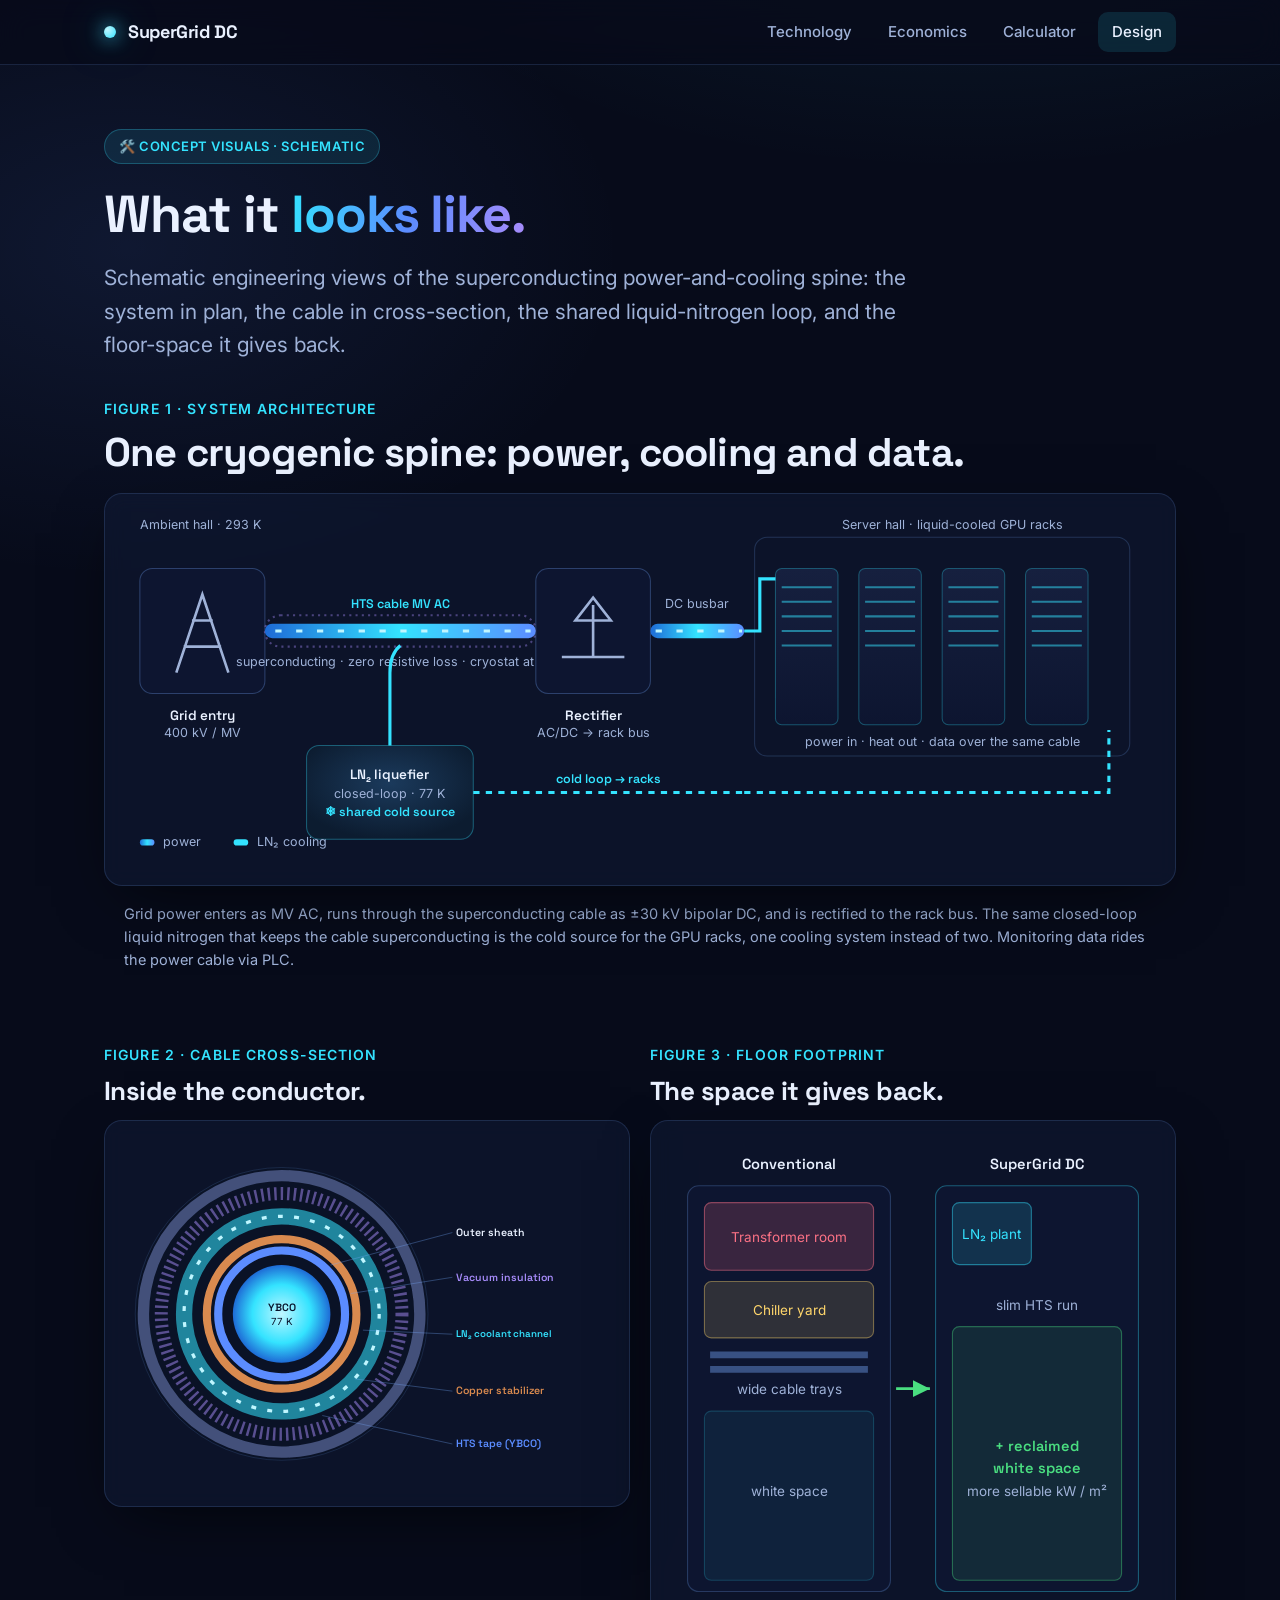
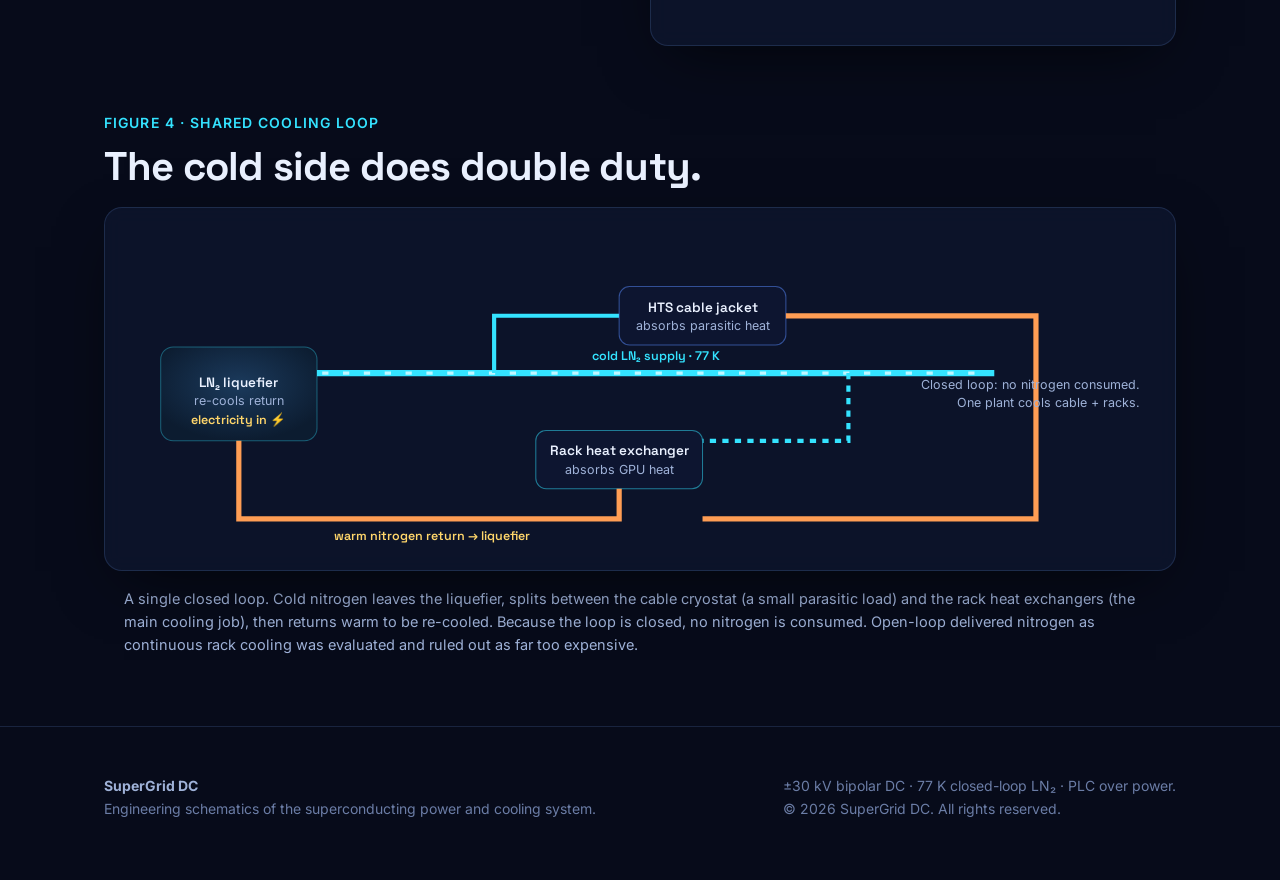
<file: design.html>
<!DOCTYPE html>
<html lang="en">
<head>
<meta charset="UTF-8">
<meta name="viewport" content="width=device-width, initial-scale=1.0">
<title>Design · SuperGrid DC</title>
<link rel="preconnect" href="https://fonts.googleapis.com">
<link rel="preconnect" href="https://fonts.gstatic.com" crossorigin>
<link href="https://fonts.googleapis.com/css2?family=Inter:wght@400;500;600;700&family=Space+Grotesk:wght@500;600;700&display=swap" rel="stylesheet">
<link rel="stylesheet" href="styles.css">
<style>
  .figure { padding: 14px; }
  .figure svg { width: 100%; height: auto; display: block; border-radius: 12px; }
  .cap { padding: 16px 20px 6px; }
  .cap h3 { font-size: 18px; margin-bottom: 6px; }
  .cap p { color: var(--ink-dim); font-size: 14.5px; }
  .lbl-t { font-family:'Inter',sans-serif; font-size:12px; fill: var(--ink-dim); }
  .lbl-b { font-family:'Space Grotesk',sans-serif; font-size:13px; font-weight:600; fill: var(--ink); }
  .lbl-c { font-family:'Space Grotesk',sans-serif; font-size:12px; font-weight:600; fill: var(--cyan); }
  .lbl-w { font-family:'Space Grotesk',sans-serif; font-size:12px; font-weight:600; fill: var(--warm); }
</style>
</head>
<body>

<nav class="nav">
  <div class="nav-inner">
    <div class="brand"><span class="dot"></span> SuperGrid&nbsp;DC</div>
    <div class="nav-links">
      <a href="index.html">Technology</a>
      <a href="financials.html">Economics</a>
      <a href="calculator.html">Calculator</a>
      <a href="design.html" class="active">Design</a>
    </div>
  </div>
</nav>

<header class="hero" style="padding:64px 0 24px">
  <div class="wrap">
    <span class="tag">🛠️ Concept visuals · schematic</span>
    <h1 style="font-size:clamp(32px,5vw,52px)">What it <span class="grad">looks like.</span></h1>
    <p class="lead" style="max-width:62ch">
      Schematic engineering views of the superconducting power-and-cooling spine: the system in plan,
      the cable in cross-section, the shared liquid-nitrogen loop, and the floor-space it gives back.
    </p>
  </div>
</header>

<!-- FIG 1 SYSTEM -->
<section style="padding-top:10px">
  <div class="wrap">
    <span class="eyebrow">Figure 1 · System architecture</span>
    <h2 class="sec-title">One cryogenic spine: power, cooling and data.</h2>
    <div class="glass figure reveal" style="margin-top:18px">
      <svg viewBox="0 92 1000 348" xmlns="http://www.w3.org/2000/svg">
        <defs>
          <linearGradient id="cab" x1="0" y1="0" x2="1" y2="0">
            <stop offset="0%" stop-color="#1e6bd6"/><stop offset="50%" stop-color="#34e3ff"/><stop offset="100%" stop-color="#5b8cff"/>
          </linearGradient>
          <linearGradient id="rack" x1="0" y1="0" x2="0" y2="1">
            <stop offset="0%" stop-color="#16203f"/><stop offset="100%" stop-color="#0d1530"/>
          </linearGradient>
          <radialGradient id="cryo" cx="50%" cy="40%" r="60%">
            <stop offset="0%" stop-color="#1b3a5c"/><stop offset="100%" stop-color="#0c1c30"/>
          </radialGradient>
        </defs>

        <!-- ambient temp band -->
        <text x="20" y="112" class="lbl-t">Ambient hall · 293 K</text>

        <!-- GRID -->
        <g>
          <rect x="20" y="150" width="120" height="120" rx="12" fill="#0d1530" stroke="rgba(120,170,255,0.3)"/>
          <path d="M55 250 L80 175 L105 250 M62 225 H98 M70 200 H90" stroke="#9fb2d8" stroke-width="2.5" fill="none"/>
          <text x="80" y="295" text-anchor="middle" class="lbl-b">Grid entry</text>
          <text x="80" y="312" text-anchor="middle" class="lbl-t">400 kV / MV</text>
        </g>

        <!-- HTS CABLE run with cryostat -->
        <g>
          <rect x="140" y="195" width="260" height="30" rx="15" fill="none" stroke="rgba(167,139,250,0.4)" stroke-width="2" stroke-dasharray="2 4"/>
          <rect x="140" y="203" width="260" height="14" rx="7" fill="url(#cab)"/>
          <line class="flow" x1="150" y1="210" x2="395" y2="210" stroke="#bff6ff" stroke-width="3"/>
          <text x="270" y="188" text-anchor="middle" class="lbl-c">HTS cable MV AC</text>
          <text x="270" y="244" text-anchor="middle" class="lbl-t">superconducting · zero resistive loss · cryostat at 77 K</text>
        </g>

        <!-- LN2 PLANT -->
        <g>
          <rect x="180" y="320" width="160" height="90" rx="12" fill="url(#cryo)" stroke="rgba(52,227,255,0.35)"/>
          <text x="260" y="352" text-anchor="middle" class="lbl-b">LN₂ liquefier</text>
          <text x="260" y="370" text-anchor="middle" class="lbl-t">closed-loop · 77 K</text>
          <text x="260" y="388" text-anchor="middle" class="lbl-c">❄ shared cold source</text>
          <!-- pipe up to cable -->
          <path d="M260 320 V250 Q260 232 270 224" stroke="#34e3ff" stroke-width="3" fill="none"/>
          <!-- pipe right to racks -->
          <path d="M340 365 H600" stroke="#34e3ff" stroke-width="3" fill="none" stroke-dasharray="6 6"/>
          <text x="470" y="356" text-anchor="middle" class="lbl-c">cold loop → racks</text>
        </g>

        <!-- RECTIFIER -->
        <g>
          <rect x="400" y="150" width="110" height="120" rx="12" fill="#0d1530" stroke="rgba(120,170,255,0.3)"/>
          <path d="M425 235 h60 M455 235 v-50 M438 200 h34 l-17 -22 z" stroke="#9fb2d8" stroke-width="2.5" fill="none"/>
          <text x="455" y="295" text-anchor="middle" class="lbl-b">Rectifier</text>
          <text x="455" y="312" text-anchor="middle" class="lbl-t">AC/DC → rack bus</text>
        </g>

        <!-- DC busbar -->
        <rect x="510" y="203" width="90" height="14" rx="7" fill="url(#cab)"/>
        <line class="flow" x1="515" y1="210" x2="598" y2="210" stroke="#bff6ff" stroke-width="3"/>
        <text x="555" y="188" text-anchor="middle" class="lbl-t">DC busbar</text>

        <!-- RACKS -->
        <g>
          <text x="800" y="112" text-anchor="middle" class="lbl-t">Server hall · liquid-cooled GPU racks</text>
          <g>
            <rect x="610" y="120" width="360" height="210" rx="12" fill="none" stroke="rgba(120,170,255,0.2)"/>
            <!-- racks -->
            <g fill="url(#rack)" stroke="rgba(52,227,255,0.3)">
              <rect x="630" y="150" width="60" height="150" rx="6"/>
              <rect x="710" y="150" width="60" height="150" rx="6"/>
              <rect x="790" y="150" width="60" height="150" rx="6"/>
              <rect x="870" y="150" width="60" height="150" rx="6"/>
            </g>
            <!-- fins -->
            <g stroke="rgba(52,227,255,0.5)" stroke-width="2">
              <path d="M636 168 h48 M636 182 h48 M636 196 h48 M636 210 h48 M636 224 h48"/>
              <path d="M716 168 h48 M716 182 h48 M716 196 h48 M716 210 h48 M716 224 h48"/>
              <path d="M796 168 h48 M796 182 h48 M796 196 h48 M796 210 h48 M796 224 h48"/>
              <path d="M876 168 h48 M876 182 h48 M876 196 h48 M876 210 h48 M876 224 h48"/>
            </g>
            <text x="790" y="320" text-anchor="middle" class="lbl-t">power in · heat out · data over the same cable</text>
          </g>
          <!-- power feed into racks -->
          <path d="M600 210 H615 V160 H630" stroke="#34e3ff" stroke-width="3" fill="none"/>
          <!-- cold loop manifold -->
          <path d="M600 365 H950 V305" stroke="#34e3ff" stroke-width="3" fill="none" stroke-dasharray="6 6"/>
        </g>


        <!-- legend -->
        <g transform="translate(20,420)">
          <rect x="0" y="-10" width="14" height="6" rx="3" fill="url(#cab)"/><text x="22" y="-4" class="lbl-t">power</text>
          <rect x="90" y="-10" width="14" height="6" rx="3" fill="#34e3ff"/><text x="112" y="-4" class="lbl-t">LN₂ cooling</text>
        </g>
      </svg>
    </div>
    <div class="cap"><p>Grid power enters as MV AC, runs through the superconducting cable as ±30 kV bipolar DC, and is rectified to the rack bus. The same closed-loop liquid nitrogen that keeps the cable superconducting is the cold source for the GPU racks, one cooling system instead of two. Monitoring data rides the power cable via PLC.</p></div>
  </div>
</section>

<!-- FIG 2 + 3 -->
<section style="padding-top:0">
  <div class="wrap">
    <div class="grid grid-2">

      <!-- CROSS SECTION -->
      <div>
        <span class="eyebrow">Figure 2 · Cable cross-section</span>
        <h2 class="sec-title" style="font-size:26px">Inside the conductor.</h2>
        <div class="glass figure reveal" style="margin-top:14px">
          <svg viewBox="0 0 610 440" xmlns="http://www.w3.org/2000/svg">
            <defs>
              <radialGradient id="core2" cx="50%" cy="50%" r="50%">
                <stop offset="0%" stop-color="#bff6ff"/><stop offset="60%" stop-color="#34e3ff"/><stop offset="100%" stop-color="#1e6bd6"/>
              </radialGradient>
            </defs>
            <circle cx="200" cy="220" r="180" fill="#0a1226" stroke="rgba(120,170,255,0.18)"/>
            <!-- outer sheath -->
            <circle cx="200" cy="220" r="170" fill="none" stroke="#43507a" stroke-width="14"/>
            <!-- vacuum/insulation -->
            <circle cx="200" cy="220" r="148" fill="none" stroke="rgba(167,139,250,0.5)" stroke-width="16" stroke-dasharray="3 5"/>
            <!-- LN2 channel -->
            <circle cx="200" cy="220" r="120" fill="none" stroke="#34e3ff" stroke-width="20" opacity="0.55"/>
            <circle class="flow" cx="200" cy="220" r="120" fill="none" stroke="#bff6ff" stroke-width="4"/>
            <!-- copper stabilizer -->
            <circle cx="200" cy="220" r="92" fill="none" stroke="#d98a4f" stroke-width="10"/>
            <!-- HTS tape -->
            <circle cx="200" cy="220" r="78" fill="none" stroke="#5b8cff" stroke-width="10"/>
            <!-- former core -->
            <circle cx="200" cy="220" r="60" fill="url(#core2)"/>
            <text x="200" y="216" text-anchor="middle" class="lbl-b" style="fill:#06122a">YBCO</text>
            <text x="200" y="234" text-anchor="middle" class="lbl-t" style="fill:#06122a">77 K</text>

            <!-- callouts -->
            <g stroke="rgba(120,170,255,0.4)" stroke-width="1">
              <line x1="260" y1="160" x2="410" y2="120"/>
              <line x1="285" y1="195" x2="410" y2="175"/>
              <line x1="300" y1="240" x2="410" y2="245"/>
              <line x1="290" y1="300" x2="410" y2="315"/>
              <line x1="250" y1="345" x2="410" y2="380"/>
            </g>
            <text x="415" y="124" class="lbl-b">Outer sheath</text>
            <text x="415" y="179" class="lbl-b" style="fill:#a78bfa">Vacuum insulation</text>
            <text x="415" y="249" class="lbl-c">LN₂ coolant channel</text>
            <text x="415" y="319" class="lbl-b" style="fill:#d98a4f">Copper stabilizer</text>
            <text x="415" y="384" class="lbl-b" style="fill:#5b8cff">HTS tape (YBCO)</text>
          </svg>
        </div>
      </div>

      <!-- FOOTPRINT -->
      <div>
        <span class="eyebrow">Figure 3 · Floor footprint</span>
        <h2 class="sec-title" style="font-size:26px">The space it gives back.</h2>
        <div class="glass figure reveal" style="margin-top:14px">
          <svg viewBox="0 0 440 440" xmlns="http://www.w3.org/2000/svg">
            <!-- CONVENTIONAL -->
            <text x="110" y="30" text-anchor="middle" class="lbl-b">Conventional</text>
            <rect x="20" y="45" width="180" height="360" rx="10" fill="#0d1530" stroke="rgba(120,170,255,0.25)"/>
            <rect x="35" y="60" width="150" height="60" rx="6" fill="rgba(251,113,133,0.18)" stroke="rgba(251,113,133,0.5)"/>
            <text x="110" y="95" text-anchor="middle" class="lbl-t" style="fill:#fb7185">Transformer room</text>
            <rect x="35" y="130" width="150" height="50" rx="6" fill="rgba(255,214,107,0.14)" stroke="rgba(255,214,107,0.4)"/>
            <text x="110" y="160" text-anchor="middle" class="lbl-t" style="fill:#ffd66b">Chiller yard</text>
            <g stroke="rgba(120,170,255,0.4)" stroke-width="6">
              <line x1="40" y1="195" x2="180" y2="195"/><line x1="40" y1="208" x2="180" y2="208"/>
            </g>
            <text x="110" y="230" text-anchor="middle" class="lbl-t">wide cable trays</text>
            <rect x="35" y="245" width="150" height="150" rx="6" fill="rgba(52,227,255,0.06)" stroke="rgba(52,227,255,0.2)"/>
            <text x="110" y="320" text-anchor="middle" class="lbl-t">white space</text>

            <!-- HTS -->
            <text x="330" y="30" text-anchor="middle" class="lbl-b">SuperGrid DC</text>
            <rect x="240" y="45" width="180" height="360" rx="10" fill="#0d1530" stroke="rgba(52,227,255,0.35)"/>
            <rect x="255" y="60" width="70" height="55" rx="6" fill="rgba(52,227,255,0.14)" stroke="rgba(52,227,255,0.45)"/>
            <text x="290" y="92" text-anchor="middle" class="lbl-t" style="fill:#34e3ff">LN₂ plant</text>
            <line x1="255" y1="135" x2="405" y2="135" stroke="url(#cab)" stroke-width="6"/>
            <text x="330" y="155" text-anchor="middle" class="lbl-t">slim HTS run</text>
            <rect x="255" y="170" width="150" height="225" rx="6" fill="rgba(74,222,128,0.10)" stroke="rgba(74,222,128,0.4)"/>
            <text x="330" y="280" text-anchor="middle" class="lbl-b" style="fill:#4ade80">+ reclaimed</text>
            <text x="330" y="300" text-anchor="middle" class="lbl-b" style="fill:#4ade80">white space</text>
            <text x="330" y="320" text-anchor="middle" class="lbl-t">more sellable kW / m²</text>

            <!-- arrow -->
            <path d="M205 225 h30" stroke="#4ade80" stroke-width="2.5" fill="none" marker-end="url(#arr)"/>
            <defs><marker id="arr" markerWidth="8" markerHeight="8" refX="6" refY="3" orient="auto"><path d="M0 0 L6 3 L0 6 z" fill="#4ade80"/></marker></defs>
          </svg>
        </div>
      </div>

    </div>
  </div>
</section>

<!-- FIG 4 SHARED LOOP -->
<section style="padding-top:0">
  <div class="wrap">
    <span class="eyebrow">Figure 4 · Shared cooling loop</span>
    <h2 class="sec-title">The cold side does double duty.</h2>
    <div class="glass figure reveal" style="margin-top:18px">
      <svg viewBox="0 0 1000 320" xmlns="http://www.w3.org/2000/svg">
        <!-- liquefier -->
        <rect x="40" y="120" width="150" height="90" rx="12" fill="url(#cryo)" stroke="rgba(52,227,255,0.35)"/>
        <text x="115" y="158" text-anchor="middle" class="lbl-b">LN₂ liquefier</text>
        <text x="115" y="176" text-anchor="middle" class="lbl-t">re-cools return</text>
        <text x="115" y="194" text-anchor="middle" class="lbl-w">electricity in ⚡</text>

        <!-- cold supply -->
        <path d="M190 145 H840" stroke="#34e3ff" stroke-width="6" fill="none"/>
        <line class="flow" x1="195" y1="145" x2="835" y2="145" stroke="#bff6ff" stroke-width="3"/>
        <text x="515" y="132" text-anchor="middle" class="lbl-c">cold LN₂ supply · 77 K</text>

        <!-- branch to cable -->
        <path d="M360 145 V90 H480" stroke="#34e3ff" stroke-width="4" fill="none"/>
        <rect x="480" y="62" width="160" height="56" rx="10" fill="#0d1530" stroke="rgba(91,140,255,0.5)"/>
        <text x="560" y="86" text-anchor="middle" class="lbl-b">HTS cable jacket</text>
        <text x="560" y="104" text-anchor="middle" class="lbl-t">absorbs parasitic heat</text>

        <!-- branch to racks -->
        <path d="M700 145 V210 H560" stroke="#34e3ff" stroke-width="4" fill="none" stroke-dasharray="6 6"/>
        <rect x="400" y="200" width="160" height="56" rx="10" fill="#0d1530" stroke="rgba(52,227,255,0.5)"/>
        <text x="480" y="224" text-anchor="middle" class="lbl-b">Rack heat exchanger</text>
        <text x="480" y="242" text-anchor="middle" class="lbl-t">absorbs GPU heat</text>

        <!-- warm return -->
        <path d="M480 256 V285 H115 V210" stroke="#ff9d54" stroke-width="5" fill="none"/>
        <path d="M640 90 H880 V285 H560" stroke="#ff9d54" stroke-width="5" fill="none"/>
        <text x="300" y="305" text-anchor="middle" class="lbl-w">warm nitrogen return → liquefier</text>

        <!-- note -->
        <text x="980" y="160" text-anchor="end" class="lbl-t">Closed loop: no nitrogen consumed.</text>
        <text x="980" y="178" text-anchor="end" class="lbl-t">One plant cools cable + racks.</text>
      </svg>
    </div>
    <div class="cap"><p>A single closed loop. Cold nitrogen leaves the liquefier, splits between the cable cryostat (a small parasitic load) and the rack heat exchangers (the main cooling job), then returns warm to be re-cooled. Because the loop is closed, no nitrogen is consumed. Open-loop delivered nitrogen as continuous rack cooling was evaluated and ruled out as far too expensive.</p></div>
  </div>
</section>

<footer>
  <div class="wrap footer-grid">
    <div><b>SuperGrid DC</b><br>Engineering schematics of the superconducting power and cooling system.</div>
    <div>±30 kV bipolar DC · 77 K closed-loop LN₂ · PLC over power.<br>© 2026 SuperGrid DC. All rights reserved.</div>
  </div>
</footer>

<script>
  const obs = new IntersectionObserver((entries) => {
    entries.forEach((e, i) => { if (e.isIntersecting) { setTimeout(()=>e.target.classList.add('in'), (i%3)*80); obs.unobserve(e.target);} });
  }, { threshold: 0.08 });
  document.querySelectorAll('.reveal').forEach(el => obs.observe(el));
</script>
</body>
</html>
</file>
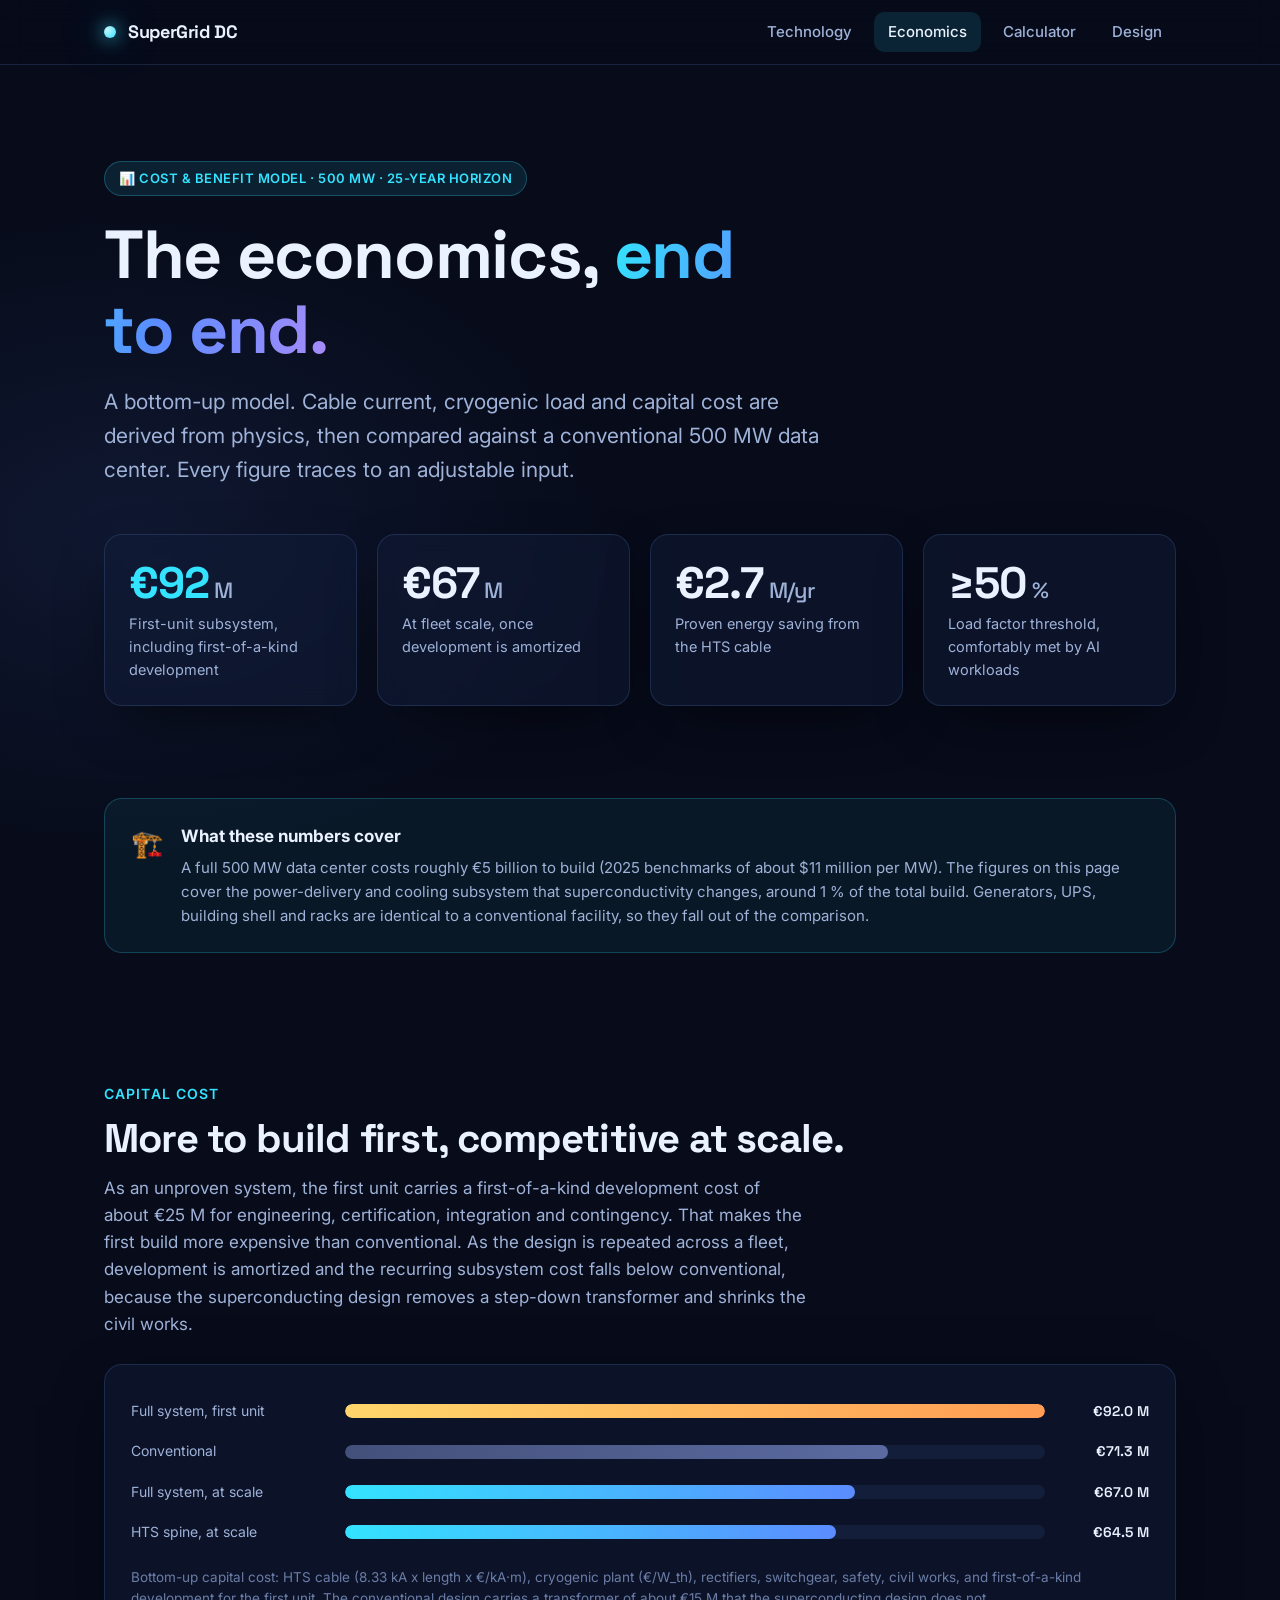
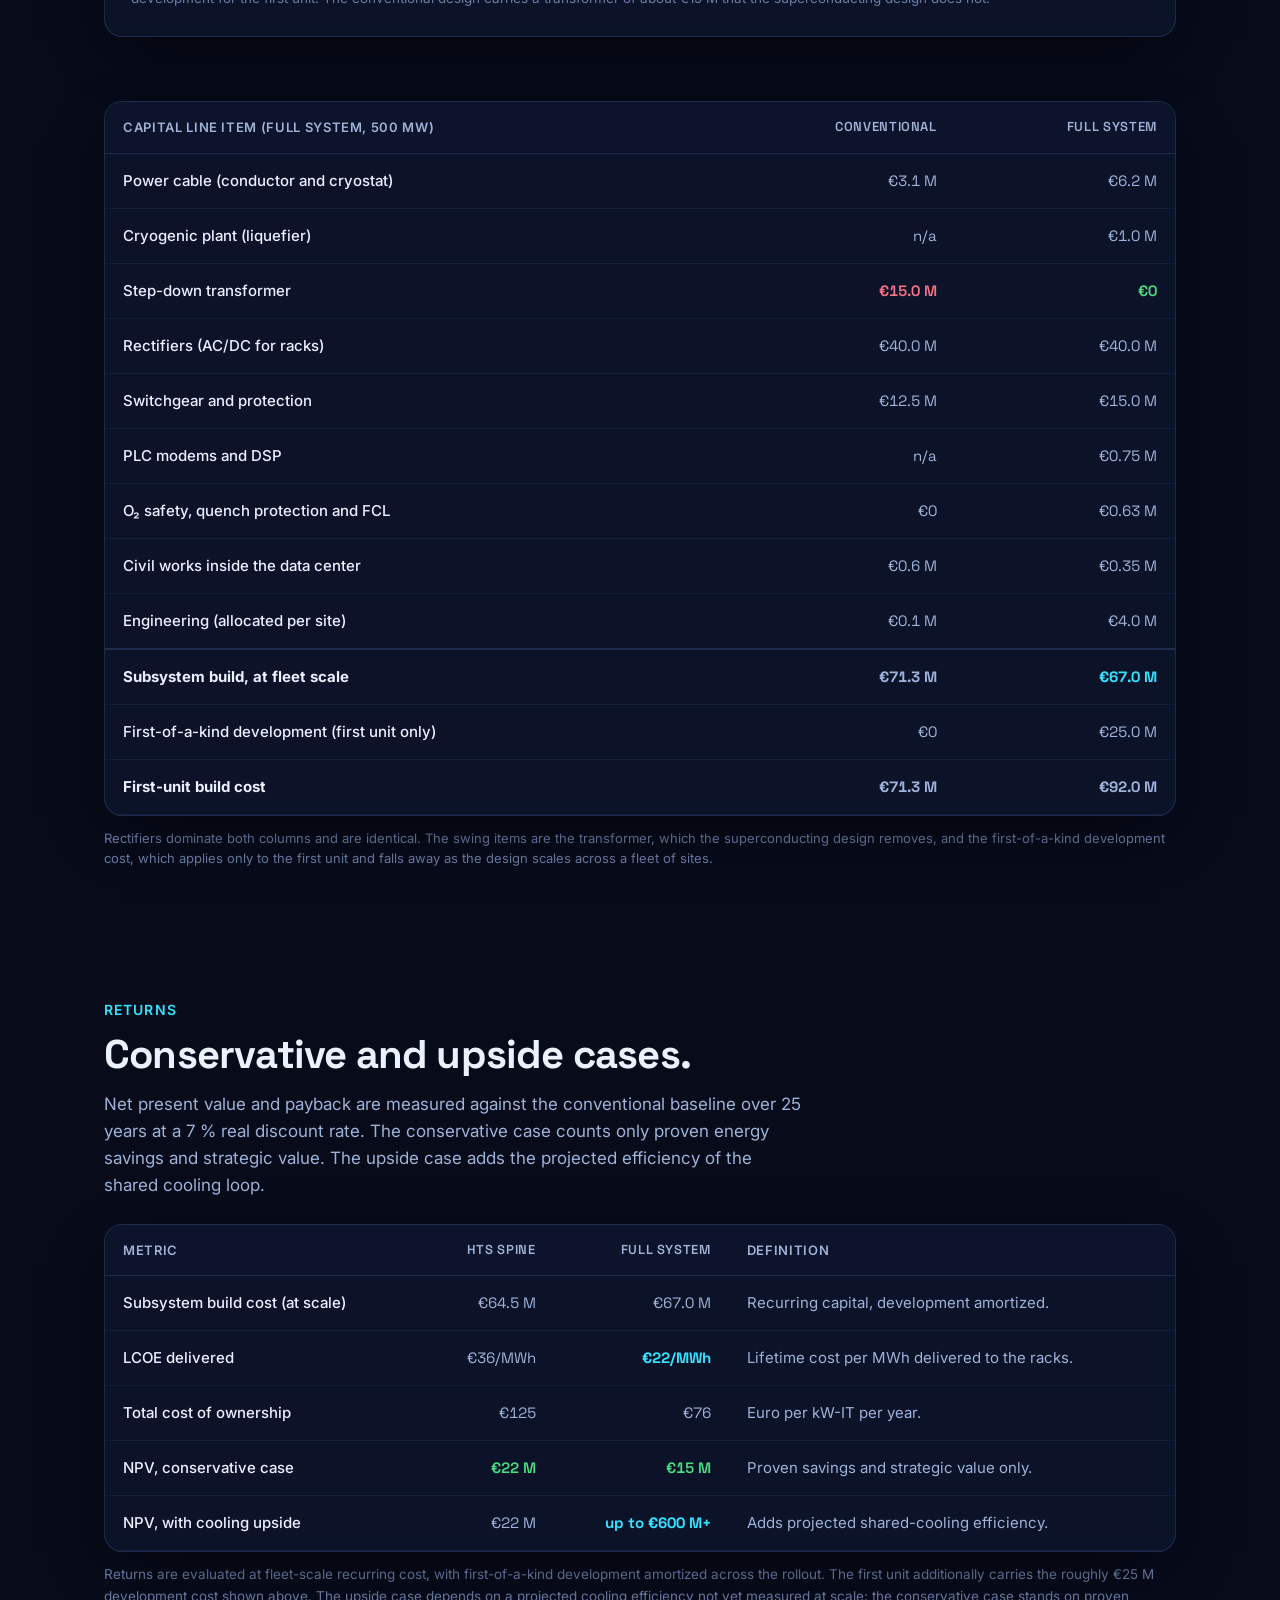
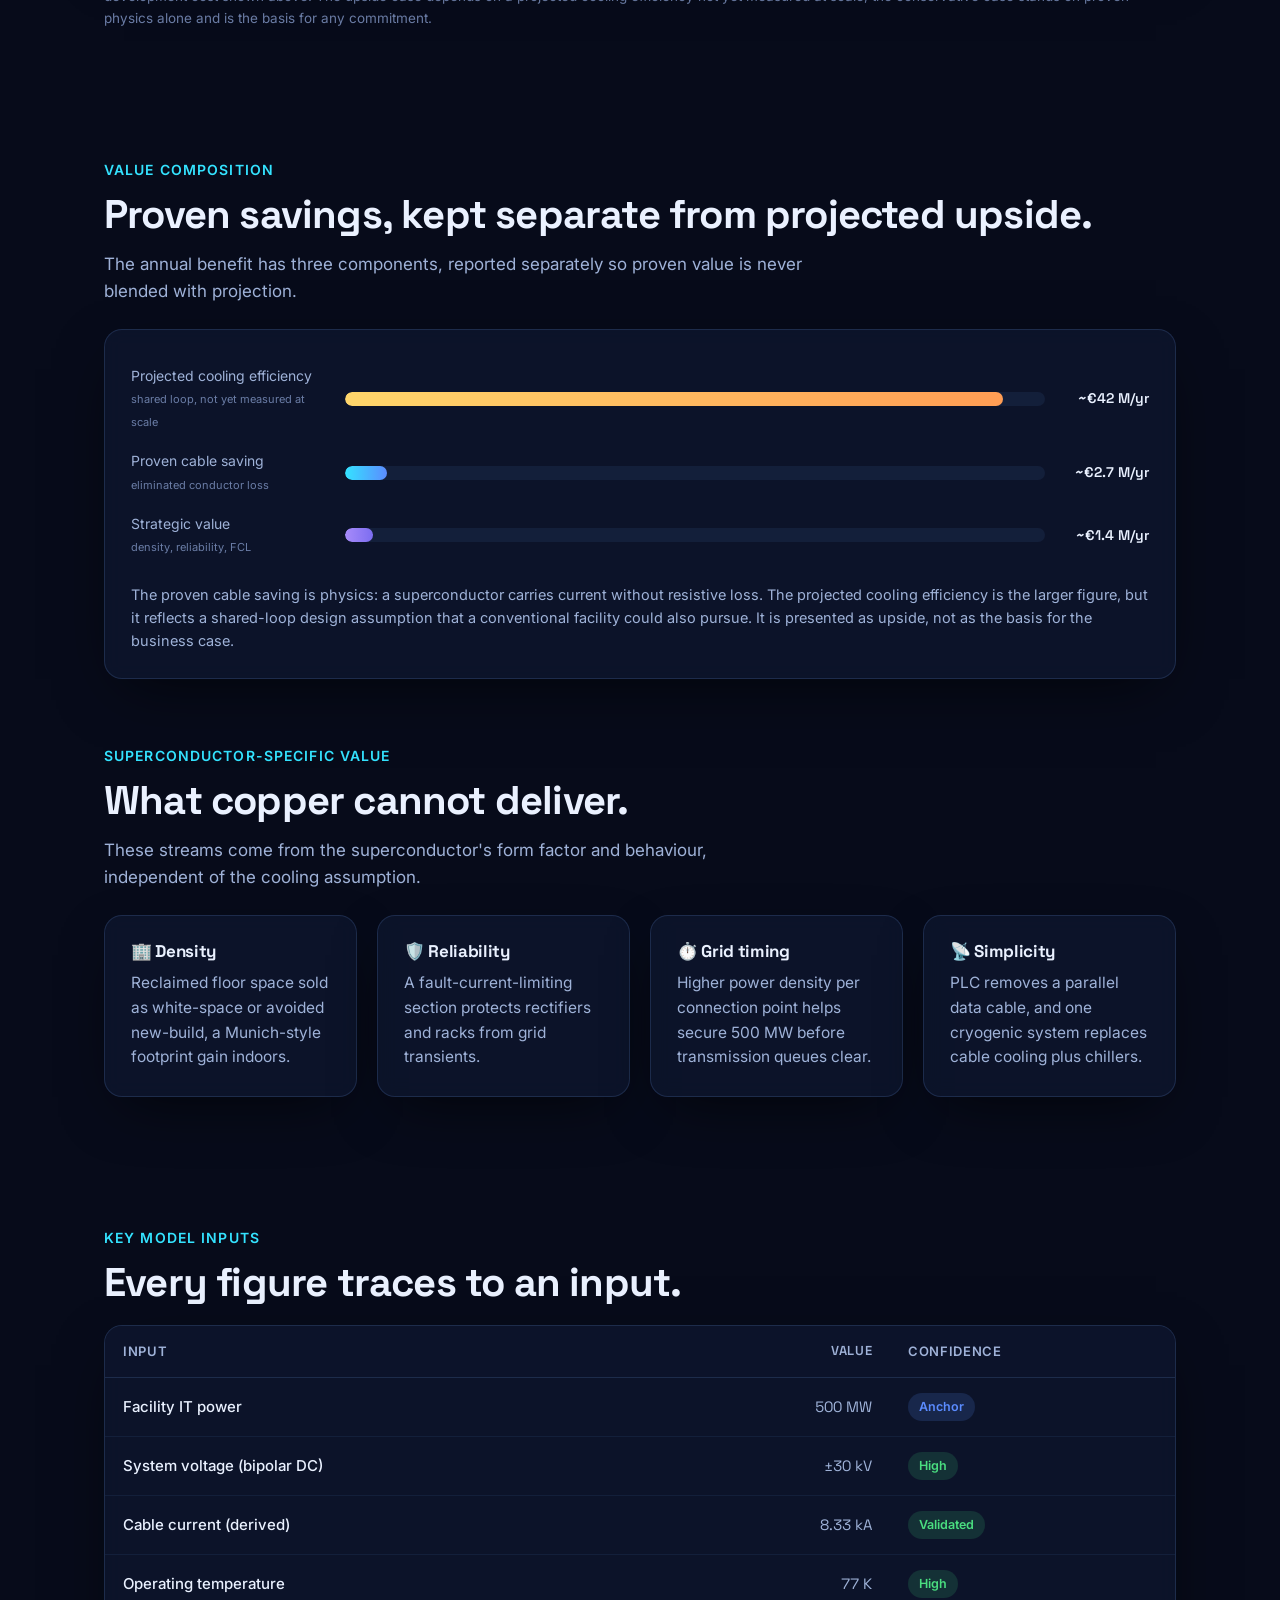
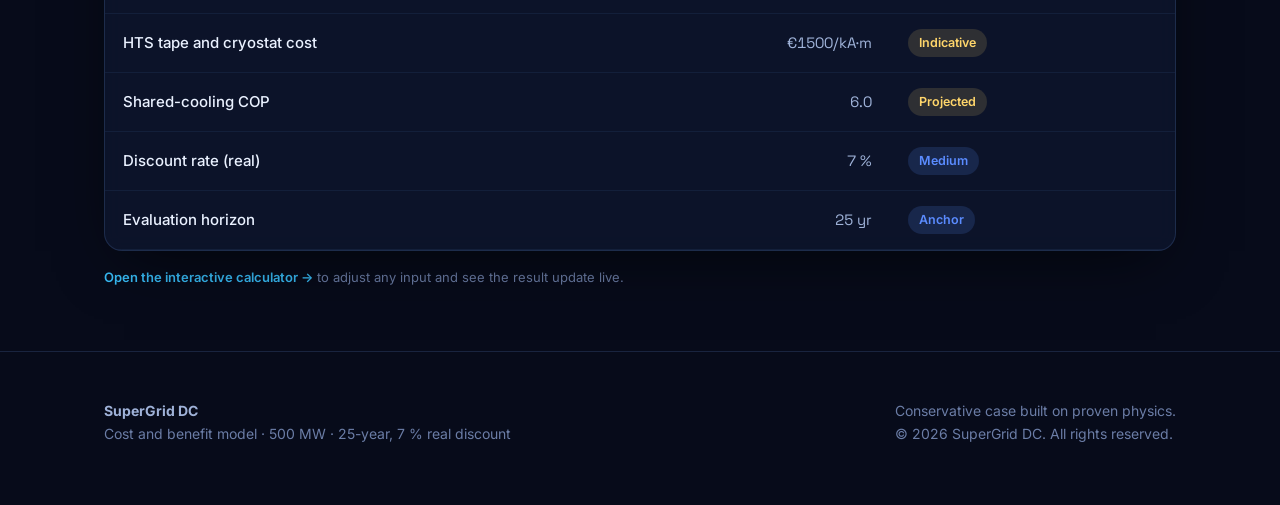
<file: financials.html>
<!DOCTYPE html>
<html lang="en">
<head>
<meta charset="UTF-8">
<meta name="viewport" content="width=device-width, initial-scale=1.0">
<title>Economics · SuperGrid DC</title>
<link rel="preconnect" href="https://fonts.googleapis.com">
<link rel="preconnect" href="https://fonts.gstatic.com" crossorigin>
<link href="https://fonts.googleapis.com/css2?family=Inter:wght@400;500;600;700&family=Space+Grotesk:wght@500;600;700&display=swap" rel="stylesheet">
<link rel="stylesheet" href="styles.css">
</head>
<body>

<!-- NAV -->
<nav class="nav">
  <div class="nav-inner">
    <div class="brand"><span class="dot"></span> SuperGrid&nbsp;DC</div>
    <div class="nav-links">
      <a href="index.html">Technology</a>
      <a href="financials.html" class="active">Economics</a>
      <a href="calculator.html">Calculator</a>
      <a href="design.html">Design</a>
    </div>
  </div>
</nav>

<!-- HERO -->
<header class="hero" style="padding-bottom:40px">
  <div class="wrap">
    <span class="tag">📊 Cost &amp; benefit model · 500 MW · 25-year horizon</span>
    <h1>The economics, <span class="grad">end to end.</span></h1>
    <p class="lead">
      A bottom-up model. Cable current, cryogenic load and capital cost are derived from physics, then compared
      against a conventional 500&nbsp;MW data center. Every figure traces to an adjustable input.
    </p>
  </div>
</header>

<!-- HEADLINE STATS -->
<section style="padding-top:8px">
  <div class="wrap">
    <div class="grid grid-4">
      <div class="glass stat reveal"><div class="stat-num stat-cyan">€92<small> M</small></div><div class="stat-label">First-unit subsystem, including first-of-a-kind development</div></div>
      <div class="glass stat reveal"><div class="stat-num">€67<small> M</small></div><div class="stat-label">At fleet scale, once development is amortized</div></div>
      <div class="glass stat reveal"><div class="stat-num">€2.7<small> M/yr</small></div><div class="stat-label">Proven energy saving from the HTS cable</div></div>
      <div class="glass stat reveal"><div class="stat-num">≥50<small> %</small></div><div class="stat-label">Load factor threshold, comfortably met by AI workloads</div></div>
    </div>
  </div>
</section>

<!-- SCOPE -->
<section id="scope" style="padding-top:28px">
  <div class="wrap">
    <div class="callout cool reveal">
      <span class="ci">🏗️</span>
      <div>
        <h4>What these numbers cover</h4>
        <p>A full 500&nbsp;MW data center costs roughly €5&nbsp;billion to build (2025 benchmarks of about
          $11&nbsp;million per MW). The figures on this page cover the power-delivery and cooling subsystem that
          superconductivity changes, around 1&nbsp;% of the total build. Generators, UPS, building shell and racks
          are identical to a conventional facility, so they fall out of the comparison.</p>
      </div>
    </div>
  </div>
</section>

<!-- BUILD COST -->
<section id="build">
  <div class="wrap">
    <span class="eyebrow">Capital cost</span>
    <h2 class="sec-title">More to build first, competitive at scale.</h2>
    <p class="sec-sub" style="margin-bottom:26px">
      As an unproven system, the first unit carries a first-of-a-kind development cost of about €25&nbsp;M for
      engineering, certification, integration and contingency. That makes the first build more expensive than
      conventional. As the design is repeated across a fleet, development is amortized and the recurring subsystem
      cost falls below conventional, because the superconducting design removes a step-down transformer and shrinks
      the civil works.
    </p>

    <div class="glass card reveal">
      <div class="bar-row"><div class="lbl">Full system, first unit</div>
        <div class="bar-track"><div class="bar-fill warm" style="width:100%"></div></div>
        <div class="val">€92.0 M</div></div>
      <div class="bar-row"><div class="lbl">Conventional</div>
        <div class="bar-track"><div class="bar-fill muted" style="width:77.5%"></div></div>
        <div class="val">€71.3 M</div></div>
      <div class="bar-row"><div class="lbl">Full system, at scale</div>
        <div class="bar-track"><div class="bar-fill" style="width:72.8%"></div></div>
        <div class="val">€67.0 M</div></div>
      <div class="bar-row"><div class="lbl">HTS spine, at scale</div>
        <div class="bar-track"><div class="bar-fill" style="width:70.1%"></div></div>
        <div class="val">€64.5 M</div></div>
      <p style="color:var(--ink-faint); font-size:13.5px; margin-top:14px">
        Bottom-up capital cost: HTS cable (8.33 kA x length x €/kA·m), cryogenic plant (€/W_th), rectifiers,
        switchgear, safety, civil works, and first-of-a-kind development for the first unit. The conventional design
        carries a transformer of about €15&nbsp;M that the superconducting design does not.
      </p>
    </div>
  </div>
</section>

<!-- CAPEX BREAKDOWN -->
<section style="padding-top:0">
  <div class="wrap">
    <div class="table-wrap glass reveal">
      <table>
        <thead><tr><th>Capital line item (full system, 500 MW)</th><th class="num">Conventional</th><th class="num">Full system</th></tr></thead>
        <tbody>
          <tr><td>Power cable (conductor and cryostat)</td><td class="num">€3.1 M</td><td class="num">€6.2 M</td></tr>
          <tr><td>Cryogenic plant (liquefier)</td><td class="num">n/a</td><td class="num">€1.0 M</td></tr>
          <tr><td>Step-down transformer</td><td class="num neg">€15.0 M</td><td class="num pos">€0</td></tr>
          <tr><td>Rectifiers (AC/DC for racks)</td><td class="num">€40.0 M</td><td class="num">€40.0 M</td></tr>
          <tr><td>Switchgear and protection</td><td class="num">€12.5 M</td><td class="num">€15.0 M</td></tr>
          <tr><td>PLC modems and DSP</td><td class="num">n/a</td><td class="num">€0.75 M</td></tr>
          <tr><td>O₂ safety, quench protection and FCL</td><td class="num">€0</td><td class="num">€0.63 M</td></tr>
          <tr><td>Civil works inside the data center</td><td class="num">€0.6 M</td><td class="num">€0.35 M</td></tr>
          <tr><td>Engineering (allocated per site)</td><td class="num">€0.1 M</td><td class="num">€4.0 M</td></tr>
          <tr style="border-top:2px solid var(--border)"><td><b>Subsystem build, at fleet scale</b></td><td class="num"><b>€71.3 M</b></td><td class="num hl"><b>€67.0 M</b></td></tr>
          <tr><td>First-of-a-kind development (first unit only)</td><td class="num">€0</td><td class="num warn">€25.0 M</td></tr>
          <tr style="border-top:1px solid var(--border)"><td><b>First-unit build cost</b></td><td class="num"><b>€71.3 M</b></td><td class="num warn"><b>€92.0 M</b></td></tr>
        </tbody>
      </table>
    </div>
    <p style="color:var(--ink-faint); font-size:13px; margin-top:12px">
      Rectifiers dominate both columns and are identical. The swing items are the transformer, which the
      superconducting design removes, and the first-of-a-kind development cost, which applies only to the first unit
      and falls away as the design scales across a fleet of sites.
    </p>
  </div>
</section>

<!-- SCENARIO TABLE -->
<section id="returns">
  <div class="wrap">
    <span class="eyebrow">Returns</span>
    <h2 class="sec-title">Conservative and upside cases.</h2>
    <p class="sec-sub" style="margin-bottom:24px">
      Net present value and payback are measured against the conventional baseline over 25 years at a 7&nbsp;% real
      discount rate. The conservative case counts only proven energy savings and strategic value. The upside case
      adds the projected efficiency of the shared cooling loop.
    </p>
    <div class="table-wrap glass reveal">
      <table>
        <thead><tr>
          <th>Metric</th><th class="num">HTS spine</th><th class="num">Full system</th><th>Definition</th>
        </tr></thead>
        <tbody>
          <tr><td>Subsystem build cost (at scale)</td><td class="num">€64.5 M</td><td class="num">€67.0 M</td><td>Recurring capital, development amortized.</td></tr>
          <tr><td>LCOE delivered</td><td class="num">€36/MWh</td><td class="num hl">€22/MWh</td><td>Lifetime cost per MWh delivered to the racks.</td></tr>
          <tr><td>Total cost of ownership</td><td class="num">€125</td><td class="num">€76</td><td>Euro per kW-IT per year.</td></tr>
          <tr><td>NPV, conservative case</td><td class="num pos">€22 M</td><td class="num pos">€15 M</td><td>Proven savings and strategic value only.</td></tr>
          <tr><td>NPV, with cooling upside</td><td class="num">€22 M</td><td class="num hl">up to €600 M+</td><td>Adds projected shared-cooling efficiency.</td></tr>
        </tbody>
      </table>
    </div>
    <p style="color:var(--ink-faint); font-size:13.5px; margin-top:12px">
      Returns are evaluated at fleet-scale recurring cost, with first-of-a-kind development amortized across the
      rollout. The first unit additionally carries the roughly €25&nbsp;M development cost shown above. The upside
      case depends on a projected cooling efficiency not yet measured at scale; the conservative case stands on
      proven physics alone and is the basis for any commitment.
    </p>
  </div>
</section>

<!-- VALUE COMPOSITION -->
<section id="composition">
  <div class="wrap">
    <span class="eyebrow">Value composition</span>
    <h2 class="sec-title">Proven savings, kept separate from projected upside.</h2>
    <p class="sec-sub" style="margin-bottom:24px">The annual benefit has three components, reported separately so proven value is never blended with projection.</p>

    <div class="glass card reveal">
      <div class="bar-row"><div class="lbl">Projected cooling efficiency<br><span style="font-size:11px;color:var(--ink-faint)">shared loop, not yet measured at scale</span></div>
        <div class="bar-track"><div class="bar-fill warm" style="width:94%"></div></div>
        <div class="val">~€42 M/yr</div></div>
      <div class="bar-row"><div class="lbl">Proven cable saving<br><span style="font-size:11px;color:var(--ink-faint)">eliminated conductor loss</span></div>
        <div class="bar-track"><div class="bar-fill" style="width:6%"></div></div>
        <div class="val">~€2.7 M/yr</div></div>
      <div class="bar-row"><div class="lbl">Strategic value<br><span style="font-size:11px;color:var(--ink-faint)">density, reliability, FCL</span></div>
        <div class="bar-track"><div class="bar-fill" style="width:4%; background:linear-gradient(90deg,var(--violet),#7c6df0)"></div></div>
        <div class="val">~€1.4 M/yr</div></div>
      <p style="color:var(--ink-dim); font-size:14.5px; margin-top:16px">
        The proven cable saving is physics: a superconductor carries current without resistive loss. The projected
        cooling efficiency is the larger figure, but it reflects a shared-loop design assumption that a conventional
        facility could also pursue. It is presented as upside, not as the basis for the business case.
      </p>
    </div>
  </div>
</section>

<!-- STRATEGIC VALUE -->
<section style="padding-top:0">
  <div class="wrap">
    <span class="eyebrow">Superconductor-specific value</span>
    <h2 class="sec-title">What copper cannot deliver.</h2>
    <p class="sec-sub" style="margin-bottom:24px">These streams come from the superconductor's form factor and behaviour, independent of the cooling assumption.</p>
    <div class="grid grid-4">
      <div class="glass card reveal"><h3 style="font-size:17px">🏢 Density</h3><p>Reclaimed floor space sold as white-space or avoided new-build, a Munich-style footprint gain indoors.</p></div>
      <div class="glass card reveal"><h3 style="font-size:17px">🛡️ Reliability</h3><p>A fault-current-limiting section protects rectifiers and racks from grid transients.</p></div>
      <div class="glass card reveal"><h3 style="font-size:17px">⏱️ Grid timing</h3><p>Higher power density per connection point helps secure 500 MW before transmission queues clear.</p></div>
      <div class="glass card reveal"><h3 style="font-size:17px">📡 Simplicity</h3><p>PLC removes a parallel data cable, and one cryogenic system replaces cable cooling plus chillers.</p></div>
    </div>
  </div>
</section>

<!-- ASSUMPTIONS -->
<section>
  <div class="wrap">
    <span class="eyebrow">Key model inputs</span>
    <h2 class="sec-title">Every figure traces to an input.</h2>
    <div class="table-wrap glass reveal" style="margin-top:20px">
      <table>
        <thead><tr><th>Input</th><th class="num">Value</th><th>Confidence</th></tr></thead>
        <tbody>
          <tr><td>Facility IT power</td><td class="num">500 MW</td><td><span class="pill pill-blue">Anchor</span></td></tr>
          <tr><td>System voltage (bipolar DC)</td><td class="num">±30 kV</td><td><span class="pill pill-good">High</span></td></tr>
          <tr><td>Cable current (derived)</td><td class="num">8.33 kA</td><td><span class="pill pill-good">Validated</span></td></tr>
          <tr><td>Operating temperature</td><td class="num">77 K</td><td><span class="pill pill-good">High</span></td></tr>
          <tr><td>HTS tape and cryostat cost</td><td class="num">€1500/kA·m</td><td><span class="pill pill-warn">Indicative</span></td></tr>
          <tr><td>Shared-cooling COP</td><td class="num">6.0</td><td><span class="pill pill-warn">Projected</span></td></tr>
          <tr><td>Discount rate (real)</td><td class="num">7 %</td><td><span class="pill pill-blue">Medium</span></td></tr>
          <tr><td>Evaluation horizon</td><td class="num">25 yr</td><td><span class="pill pill-blue">Anchor</span></td></tr>
        </tbody>
      </table>
    </div>
    <p style="color:var(--ink-faint); font-size:13px; margin-top:16px">
      <a href="calculator.html" style="font-weight:600">Open the interactive calculator →</a> to adjust any input and see the result update live.
    </p>
  </div>
</section>

<footer>
  <div class="wrap footer-grid">
    <div><b>SuperGrid DC</b><br>Cost and benefit model · 500 MW · 25-year, 7 % real discount</div>
    <div>Conservative case built on proven physics.<br>© 2026 SuperGrid DC. All rights reserved.</div>
  </div>
</footer>

<script>
  const obs = new IntersectionObserver((entries) => {
    entries.forEach((e, i) => { if (e.isIntersecting) { setTimeout(()=>e.target.classList.add('in'), (i%4)*70); obs.unobserve(e.target);} });
  }, { threshold: 0.1 });
  document.querySelectorAll('.reveal').forEach(el => obs.observe(el));
</script>
</body>
</html>
</file>
<file: styles.css>
/* ============================================================
   HTS Data Center — project site
   Cryogenic theme: deep navy, electric cyan, frost glass
   ============================================================ */

:root {
  --bg:        #070b1a;
  --bg-2:      #0b1228;
  --panel:     rgba(18, 28, 56, 0.55);
  --panel-2:   rgba(13, 21, 44, 0.7);
  --border:    rgba(120, 170, 255, 0.16);
  --ink:       #eaf1ff;
  --ink-dim:   #9fb2d8;
  --ink-faint: #6b7da6;
  --cyan:      #34e3ff;
  --cyan-2:    #38bdf8;
  --blue:      #5b8cff;
  --violet:    #a78bfa;
  --warm:      #ffd66b;
  --good:      #4ade80;
  --bad:       #fb7185;
  --maxw:      1120px;
  --radius:    18px;
  --shadow:    0 20px 60px -20px rgba(0, 0, 0, 0.7);
}

* { box-sizing: border-box; margin: 0; padding: 0; }

html { scroll-behavior: smooth; }

body {
  font-family: 'Inter', -apple-system, BlinkMacSystemFont, 'Segoe UI', sans-serif;
  background:
    radial-gradient(1200px 700px at 75% -10%, rgba(52, 227, 255, 0.10), transparent 60%),
    radial-gradient(900px 600px at 10% 10%, rgba(91, 140, 255, 0.10), transparent 55%),
    var(--bg);
  color: var(--ink);
  line-height: 1.6;
  -webkit-font-smoothing: antialiased;
  overflow-x: hidden;
}

h1, h2, h3, .brand, .stat-num {
  font-family: 'Space Grotesk', 'Inter', sans-serif;
  letter-spacing: -0.02em;
  line-height: 1.1;
}

a { color: var(--cyan-2); text-decoration: none; }
a:hover { color: var(--cyan); }

.wrap { max-width: var(--maxw); margin: 0 auto; padding: 0 24px; }

/* ---------- Nav ---------- */
.nav {
  position: sticky; top: 0; z-index: 50;
  backdrop-filter: blur(14px);
  background: rgba(7, 11, 26, 0.72);
  border-bottom: 1px solid var(--border);
}
.nav-inner {
  display: flex; align-items: center; justify-content: space-between;
  height: 64px; max-width: var(--maxw); margin: 0 auto; padding: 0 24px;
}
.brand { display: flex; align-items: center; gap: 12px; font-weight: 700; font-size: 18px; color: var(--ink); }
.brand .dot {
  width: 12px; height: 12px; border-radius: 50%;
  background: radial-gradient(circle at 30% 30%, #bff6ff, var(--cyan));
  box-shadow: 0 0 18px var(--cyan), 0 0 40px rgba(52,227,255,0.5);
  animation: pulse 2.4s ease-in-out infinite;
}
@keyframes pulse { 0%,100%{transform:scale(1);opacity:1} 50%{transform:scale(1.25);opacity:.7} }
.nav-links { display: flex; gap: 8px; align-items: center; }
.nav-links a {
  color: var(--ink-dim); font-weight: 500; font-size: 15px;
  padding: 8px 14px; border-radius: 10px; transition: all .2s;
}
.nav-links a:hover { color: var(--ink); background: rgba(120,170,255,0.08); }
.nav-links a.active { color: var(--ink); background: rgba(52,227,255,0.12); }

/* ---------- Hero ---------- */
.hero { position: relative; padding: 96px 0 72px; overflow: hidden; }
.tag {
  display: inline-flex; align-items: center; gap: 8px;
  font-size: 13px; font-weight: 600; letter-spacing: .04em; text-transform: uppercase;
  color: var(--cyan); background: rgba(52,227,255,0.10);
  border: 1px solid rgba(52,227,255,0.25); padding: 6px 14px; border-radius: 999px;
}
.hero h1 { font-size: clamp(38px, 6vw, 68px); font-weight: 700; margin: 22px 0 18px; max-width: 16ch; }
.grad {
  background: linear-gradient(100deg, var(--cyan) 0%, var(--blue) 50%, var(--violet) 100%);
  -webkit-background-clip: text; background-clip: text; color: transparent;
}
.hero p.lead { font-size: clamp(17px, 2vw, 21px); color: var(--ink-dim); max-width: 56ch; }
.hero-cta { display: flex; gap: 14px; margin-top: 34px; flex-wrap: wrap; }
.btn {
  display: inline-flex; align-items: center; gap: 10px;
  font-weight: 600; font-size: 15px; padding: 13px 22px; border-radius: 12px;
  border: 1px solid transparent; cursor: pointer; transition: all .2s;
}
.btn-primary {
  background: linear-gradient(100deg, var(--cyan), var(--blue));
  color: #06122a; box-shadow: 0 10px 30px -8px rgba(52,227,255,0.5);
}
.btn-primary:hover { transform: translateY(-2px); color: #06122a; box-shadow: 0 16px 40px -8px rgba(52,227,255,0.65); }
.btn-ghost { background: var(--panel); color: var(--ink); border-color: var(--border); }
.btn-ghost:hover { border-color: rgba(120,170,255,0.4); color: var(--ink); }

/* flowing-current cable graphic */
.cable-graphic { position: absolute; right: -40px; top: 50%; transform: translateY(-50%); opacity: .9; pointer-events: none; }
@media (max-width: 900px) { .cable-graphic { display: none; } }
.flow { stroke-dasharray: 6 14; animation: dash 1.4s linear infinite; }
@keyframes dash { to { stroke-dashoffset: -40; } }

/* ---------- Sections ---------- */
section { padding: 64px 0; }
.eyebrow { color: var(--cyan); font-weight: 600; font-size: 14px; letter-spacing: .08em; text-transform: uppercase; }
.sec-title { font-size: clamp(28px, 4vw, 40px); font-weight: 700; margin: 10px 0 14px; }
.sec-sub { color: var(--ink-dim); max-width: 64ch; font-size: 17px; }

/* ---------- Cards / glass ---------- */
.glass {
  background: var(--panel); border: 1px solid var(--border);
  border-radius: var(--radius); backdrop-filter: blur(10px);
  box-shadow: var(--shadow);
}
.grid { display: grid; gap: 20px; }
.grid-2 { grid-template-columns: repeat(2, 1fr); }
.grid-3 { grid-template-columns: repeat(3, 1fr); }
.grid-4 { grid-template-columns: repeat(4, 1fr); }
@media (max-width: 860px) { .grid-3, .grid-4, .grid-2 { grid-template-columns: 1fr; } }

.card { padding: 26px; }
.card h3 { font-size: 20px; margin-bottom: 10px; display: flex; align-items: center; gap: 10px; }
.card p { color: var(--ink-dim); font-size: 15.5px; }
.card .ico {
  width: 42px; height: 42px; border-radius: 11px; flex: none;
  display: grid; place-items: center; font-size: 20px;
  background: rgba(52,227,255,0.12); border: 1px solid rgba(52,227,255,0.22);
}

/* ---------- Stats ---------- */
.stat { padding: 24px; text-align: left; }
.stat-num { font-size: clamp(30px, 4vw, 44px); font-weight: 700; color: var(--ink); }
.stat-num small { font-size: 0.5em; color: var(--ink-dim); font-weight: 500; }
.stat-label { color: var(--ink-dim); font-size: 14.5px; margin-top: 4px; }
.stat-cyan { color: var(--cyan); }

/* ---------- Requirements list ---------- */
.req { display: flex; gap: 16px; padding: 18px 20px; align-items: flex-start; }
.req .chk {
  flex: none; width: 28px; height: 28px; border-radius: 8px; display: grid; place-items: center;
  background: rgba(74,222,128,0.14); color: var(--good); border: 1px solid rgba(74,222,128,0.3);
  font-weight: 700;
}
.req b { color: var(--ink); }
.req span { color: var(--ink-dim); font-size: 14.5px; }

/* ---------- Quote ---------- */
.quote {
  padding: 34px 38px; border-left: 3px solid var(--cyan);
  font-size: clamp(19px, 2.4vw, 26px); font-family: 'Space Grotesk', sans-serif;
  color: var(--ink); font-weight: 500; line-height: 1.4;
}
.quote cite { display: block; margin-top: 18px; font-size: 15px; color: var(--ink-dim); font-style: normal; font-family: 'Inter'; }
.quote cite b { color: var(--cyan-2); }

/* ---------- Tables ---------- */
.table-wrap { overflow-x: auto; border-radius: var(--radius); }
table { width: 100%; border-collapse: collapse; font-size: 15px; }
thead th {
  text-align: left; padding: 15px 18px; color: var(--ink-dim);
  font-weight: 600; font-size: 13px; text-transform: uppercase; letter-spacing: .05em;
  border-bottom: 1px solid var(--border); background: var(--panel-2);
}
tbody td { padding: 15px 18px; border-bottom: 1px solid rgba(120,170,255,0.08); color: var(--ink-dim); }
tbody tr:hover { background: rgba(120,170,255,0.04); }
tbody td:first-child { color: var(--ink); font-weight: 500; }
.num { font-variant-numeric: tabular-nums; text-align: right; font-family: 'Space Grotesk'; }
.pos { color: var(--good); font-weight: 600; }
.neg { color: var(--bad); font-weight: 600; }
.hl { color: var(--cyan); font-weight: 700; }

/* ---------- Bars ---------- */
.bar-row { display: grid; grid-template-columns: 200px 1fr 90px; gap: 14px; align-items: center; padding: 9px 0; }
@media (max-width:680px){ .bar-row{ grid-template-columns: 120px 1fr 70px; } }
.bar-row .lbl { color: var(--ink-dim); font-size: 14px; }
.bar-track { height: 14px; background: rgba(120,170,255,0.08); border-radius: 999px; overflow: hidden; }
.bar-fill { height: 100%; border-radius: 999px; background: linear-gradient(90deg, var(--cyan), var(--blue)); }
.bar-fill.warm { background: linear-gradient(90deg, var(--warm), #ff9d54); }
.bar-fill.muted { background: linear-gradient(90deg, #43507a, #5b6aa0); }
.bar-row .val { text-align: right; font-family:'Space Grotesk'; font-weight: 600; color: var(--ink); font-size: 14px; }

/* ---------- Callout ---------- */
.callout {
  display: flex; gap: 18px; padding: 24px 26px; border-radius: var(--radius);
  background: rgba(255, 214, 107, 0.07); border: 1px solid rgba(255, 214, 107, 0.25);
}
.callout.cool { background: rgba(52,227,255,0.06); border-color: rgba(52,227,255,0.22); }
.callout .ci { font-size: 26px; flex: none; }
.callout h4 { font-size: 17px; margin-bottom: 6px; color: var(--ink); }
.callout p { color: var(--ink-dim); font-size: 15px; }

/* ---------- Footer ---------- */
footer { border-top: 1px solid var(--border); padding: 48px 0 60px; color: var(--ink-faint); font-size: 14px; }
.footer-grid { display: flex; justify-content: space-between; gap: 30px; flex-wrap: wrap; }
footer b { color: var(--ink-dim); }

/* ---------- pill ---------- */
.pill { display:inline-block; font-size:12.5px; padding:4px 11px; border-radius:999px; font-weight:600; }
.pill-good { background: rgba(74,222,128,0.14); color: var(--good); }
.pill-warn { background: rgba(255,214,107,0.14); color: var(--warm); }
.pill-blue { background: rgba(91,140,255,0.16); color: var(--blue); }

.reveal { opacity: 0; transform: translateY(22px); transition: opacity .7s ease, transform .7s ease; }
.reveal.in { opacity: 1; transform: none; }

/* ============================================================
   Interactive calculator
   ============================================================ */
.calc-grid { display: grid; grid-template-columns: 380px 1fr; gap: 28px; align-items: start; }
@media (max-width: 940px) { .calc-grid { grid-template-columns: 1fr; } }

.controls { padding: 26px; position: sticky; top: 84px; }
@media (max-width: 940px) { .controls { position: static; } }
.controls h3 { font-size: 18px; margin-bottom: 4px; }
.controls .hint { color: var(--ink-faint); font-size: 13px; margin-bottom: 20px; }

.ctrl { margin-bottom: 20px; }
.ctrl-head { display: flex; justify-content: space-between; align-items: baseline; margin-bottom: 8px; }
.ctrl-head label { font-size: 14px; color: var(--ink-dim); font-weight: 500; }
.ctrl-head .v { font-family: 'Space Grotesk'; font-weight: 600; color: var(--cyan); font-size: 15px; }

input[type=range] {
  -webkit-appearance: none; appearance: none; width: 100%; height: 6px; border-radius: 999px;
  background: rgba(120,170,255,0.14); outline: none; cursor: pointer;
}
input[type=range]::-webkit-slider-thumb {
  -webkit-appearance: none; appearance: none; width: 20px; height: 20px; border-radius: 50%;
  background: radial-gradient(circle at 30% 30%, #d6fbff, var(--cyan));
  box-shadow: 0 0 0 4px rgba(52,227,255,0.18), 0 4px 12px rgba(0,0,0,0.5); transition: transform .1s;
}
input[type=range]::-webkit-slider-thumb:hover { transform: scale(1.15); }
input[type=range]::-moz-range-thumb {
  width: 20px; height: 20px; border: none; border-radius: 50%;
  background: radial-gradient(circle at 30% 30%, #d6fbff, var(--cyan));
  box-shadow: 0 0 0 4px rgba(52,227,255,0.18);
}

/* segmented toggle */
.seg { display: flex; background: rgba(120,170,255,0.08); border-radius: 11px; padding: 4px; gap: 4px; }
.seg button {
  flex: 1; padding: 9px 8px; border: none; border-radius: 8px; background: transparent;
  color: var(--ink-dim); font-weight: 600; font-size: 13.5px; cursor: pointer;
  font-family: 'Inter'; transition: all .15s;
}
.seg button.on { background: linear-gradient(100deg, var(--cyan), var(--blue)); color: #06122a; }

.switch-row { display: flex; align-items: center; justify-content: space-between; padding: 12px 0; border-top: 1px solid var(--border); }
.switch-row .lbl { font-size: 14px; color: var(--ink-dim); }
.switch-row .lbl b { color: var(--ink); }
.toggle {
  position: relative; width: 48px; height: 27px; border-radius: 999px;
  background: rgba(120,170,255,0.16); cursor: pointer; transition: background .2s; flex: none;
}
.toggle.on { background: linear-gradient(100deg, var(--cyan), var(--blue)); }
.toggle .knob {
  position: absolute; top: 3px; left: 3px; width: 21px; height: 21px; border-radius: 50%;
  background: #fff; transition: transform .2s; box-shadow: 0 2px 6px rgba(0,0,0,0.4);
}
.toggle.on .knob { transform: translateX(21px); }

/* result cards */
.res-grid { display: grid; grid-template-columns: repeat(3, 1fr); gap: 16px; }
@media (max-width: 680px) { .res-grid { grid-template-columns: 1fr 1fr; } }
.res { padding: 20px; }
.res .rl { color: var(--ink-dim); font-size: 13px; margin-bottom: 6px; }
.res .rv { font-family: 'Space Grotesk'; font-weight: 700; font-size: 26px; color: var(--ink); line-height: 1.05; }
.res .rv small { font-size: 0.55em; color: var(--ink-dim); font-weight: 500; }
.res .rsub { font-size: 12px; color: var(--ink-faint); margin-top: 5px; }

.npv-hero { padding: 28px; text-align: center; background: linear-gradient(120deg, rgba(52,227,255,0.10), rgba(91,140,255,0.07)); }
.npv-hero .rv { font-size: clamp(40px, 7vw, 60px); }
.flash { animation: flash .5s ease; }
@keyframes flash { 0%{ background-color: rgba(52,227,255,0.18);} 100%{ background-color: transparent;} }

.split-bar { display: flex; height: 40px; border-radius: 11px; overflow: hidden; background: rgba(120,170,255,0.08); }
.split-bar .seg-hts { background: linear-gradient(90deg, var(--cyan), var(--blue)); }
.split-bar .seg-cool { background: linear-gradient(90deg, var(--warm), #ff9d54); }
.split-bar div { display: grid; place-items: center; font-size: 12px; font-weight: 700; color: #06122a; transition: width .35s ease; min-width: 0; overflow: hidden; white-space: nowrap; }

.legend { display: flex; gap: 20px; margin-top: 12px; font-size: 13px; color: var(--ink-dim); flex-wrap: wrap; }
.legend i { display: inline-block; width: 12px; height: 12px; border-radius: 3px; margin-right: 7px; vertical-align: middle; }
.req-mini { display: flex; align-items: center; gap: 10px; padding: 10px 14px; font-size: 13.5px; }
.req-mini .dot2 { width: 9px; height: 9px; border-radius: 50%; flex: none; }
.req-mini .dot2.ok { background: var(--good); box-shadow: 0 0 8px var(--good); }
.req-mini .dot2.no { background: var(--bad); box-shadow: 0 0 8px var(--bad); }
</file>
